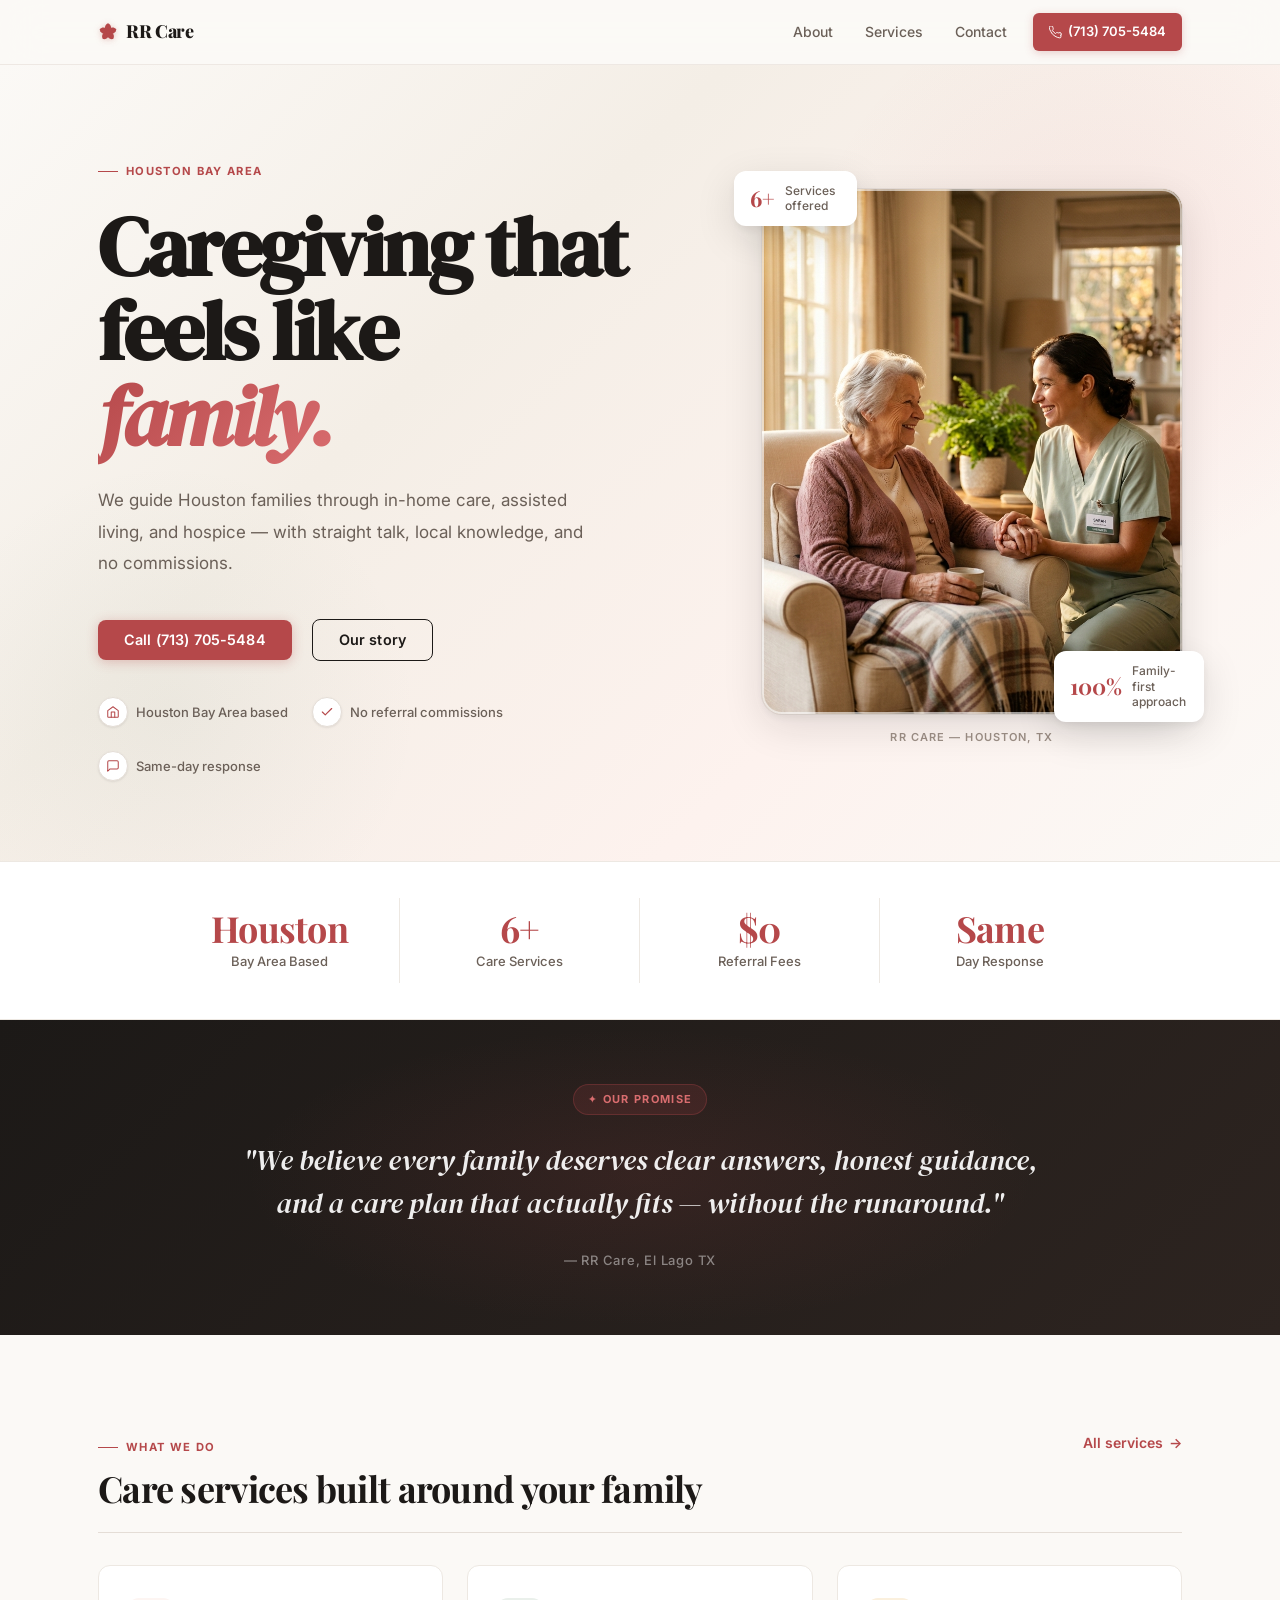
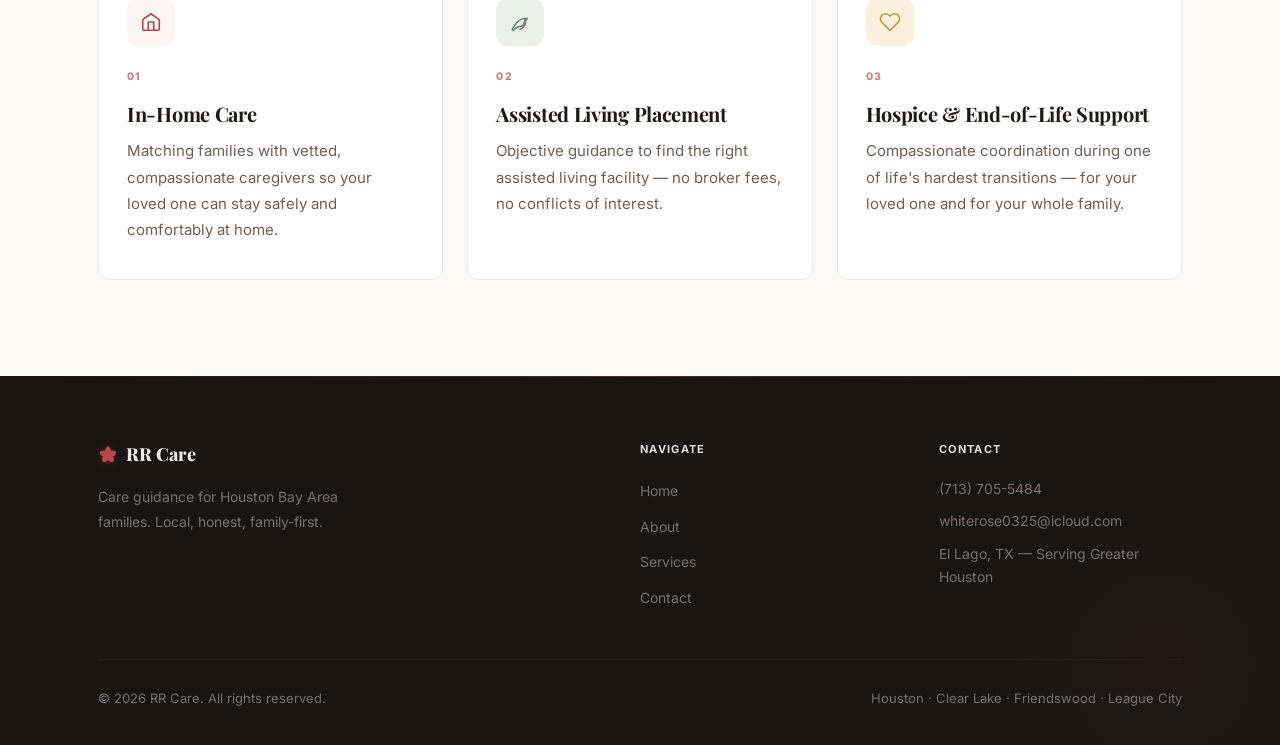
<file: index.html>
<!DOCTYPE html>
<html lang="en">
<head>
  <meta charset="UTF-8" />
  <meta name="viewport" content="width=device-width, initial-scale=1.0" />
  <title>RR Care — Houston Senior Care Specialists</title>
  <meta name="description" content="RR Care connects Houston families with trusted in-home care, assisted living, and hospice support. Family-guided, locally rooted." />
  <meta name="robots" content="index, follow" />
  <link rel="preconnect" href="https://fonts.googleapis.com" />
  <link rel="preconnect" href="https://fonts.gstatic.com" crossorigin />
  <link href="https://fonts.googleapis.com/css2?family=DM+Serif+Display:ital@0;1&family=Playfair+Display:ital,wght@0,700;0,800;1,400;1,700&family=Inter:wght@300;400;500;600;700&display=swap" rel="stylesheet" />
  <link rel="stylesheet" href="style.css" />
  <script type="application/ld+json">
  {
    "@context": "https://schema.org",
    "@type": "LocalBusiness",
    "name": "RR Care",
    "description": "Senior care guidance for Houston Bay Area families.",
    "telephone": "+17137055484",
    "email": "whiterose0325@icloud.com",
    "address": {
      "@type": "PostalAddress",
      "addressLocality": "El Lago",
      "addressRegion": "TX",
      "addressCountry": "US"
    },
    "areaServed": "Greater Houston"
  }
  </script>
</head>
<body>
<!-- Rose brand mark -->
<svg style="display:none" aria-hidden="true">
  <symbol id="rose-mark" viewBox="0 0 32 32">
    <!-- 5 outer petals -->
    <path fill="currentColor" d="M14.5 15.5C10 12 9.5 5 16 2C22.5 5 22 12 17.5 15.5Z"/>
    <path fill="currentColor" d="M14.5 15.5C10 12 9.5 5 16 2C22.5 5 22 12 17.5 15.5Z" transform="rotate(72 16 16)"/>
    <path fill="currentColor" d="M14.5 15.5C10 12 9.5 5 16 2C22.5 5 22 12 17.5 15.5Z" transform="rotate(144 16 16)"/>
    <path fill="currentColor" d="M14.5 15.5C10 12 9.5 5 16 2C22.5 5 22 12 17.5 15.5Z" transform="rotate(216 16 16)"/>
    <path fill="currentColor" d="M14.5 15.5C10 12 9.5 5 16 2C22.5 5 22 12 17.5 15.5Z" transform="rotate(288 16 16)"/>
    <!-- 5 inner petals, offset 36° -->
    <path fill="currentColor" opacity="0.65" d="M15.2 14.8C13 13 12.5 10 16 9C19.5 10 19 13 16.8 14.8Z" transform="rotate(36 16 16)"/>
    <path fill="currentColor" opacity="0.65" d="M15.2 14.8C13 13 12.5 10 16 9C19.5 10 19 13 16.8 14.8Z" transform="rotate(108 16 16)"/>
    <path fill="currentColor" opacity="0.65" d="M15.2 14.8C13 13 12.5 10 16 9C19.5 10 19 13 16.8 14.8Z" transform="rotate(180 16 16)"/>
    <path fill="currentColor" opacity="0.65" d="M15.2 14.8C13 13 12.5 10 16 9C19.5 10 19 13 16.8 14.8Z" transform="rotate(252 16 16)"/>
    <path fill="currentColor" opacity="0.65" d="M15.2 14.8C13 13 12.5 10 16 9C19.5 10 19 13 16.8 14.8Z" transform="rotate(324 16 16)"/>
    <!-- Center -->
    <circle cx="16" cy="16" r="2.5" fill="currentColor"/>
  </symbol>
  <symbol id="icon-home" viewBox="0 0 24 24" fill="none" stroke="currentColor" stroke-width="1.75" stroke-linecap="round" stroke-linejoin="round">
    <path d="M3 9.5L12 3l9 6.5V20a1 1 0 01-1 1H4a1 1 0 01-1-1V9.5z"/><path d="M9 21V12h6v9"/>
  </symbol>
  <symbol id="icon-check" viewBox="0 0 24 24" fill="none" stroke="currentColor" stroke-width="2" stroke-linecap="round" stroke-linejoin="round">
    <polyline points="20 6 9 17 4 12"/>
  </symbol>
  <symbol id="icon-chat" viewBox="0 0 24 24" fill="none" stroke="currentColor" stroke-width="1.75" stroke-linecap="round" stroke-linejoin="round">
    <path d="M21 15a2 2 0 01-2 2H7l-4 4V5a2 2 0 012-2h14a2 2 0 012 2z"/>
  </symbol>
  <symbol id="icon-phone" viewBox="0 0 24 24" fill="none" stroke="currentColor" stroke-width="1.75" stroke-linecap="round" stroke-linejoin="round">
    <path d="M22 16.92v3a2 2 0 01-2.18 2 19.79 19.79 0 01-8.63-3.07A19.5 19.5 0 013.09 9.98 19.79 19.79 0 01.07 1.41 2 2 0 012.06.03h3a2 2 0 012 1.72 12.84 12.84 0 00.7 2.81 2 2 0 01-.45 2.11L6.09 7.91a16 16 0 006 6l1.27-1.27a2 2 0 012.11-.45 12.84 12.84 0 002.81.7A2 2 0 0122 16.92z"/>
  </symbol>
  <symbol id="icon-leaf" viewBox="0 0 24 24" fill="none" stroke="currentColor" stroke-width="1.75" stroke-linecap="round" stroke-linejoin="round">
    <path d="M17 8C8 10 5.9 16.17 3.82 19.34a1 1 0 001.64 1.15C7 19 9 17 11 17c4 0 6-3 6-7 0 0 1-2 3-2-1 2-2 3-2 5 0 3-3 6-6 7"/>
  </symbol>
  <symbol id="icon-heart" viewBox="0 0 24 24" fill="none" stroke="currentColor" stroke-width="1.75" stroke-linecap="round" stroke-linejoin="round">
    <path d="M20.84 4.61a5.5 5.5 0 00-7.78 0L12 5.67l-1.06-1.06a5.5 5.5 0 00-7.78 7.78l1.06 1.06L12 21.23l7.78-7.78 1.06-1.06a5.5 5.5 0 000-7.78z"/>
  </symbol>
</svg>

  <nav class="nav" id="mainNav">
    <div class="container">
      <div class="nav__row">
        <a href="index.html" class="nav__logo">
          <svg class="rose-icon" aria-hidden="true"><use href="#rose-mark"/></svg>RR Care
        </a>
        <div class="nav__links">
          <a href="about.html" class="nav__link">About</a>
          <a href="services.html" class="nav__link">Services</a>
          <a href="contact.html" class="nav__link">Contact</a>
          <a href="tel:+17137055484" class="nav__phone">
            <svg width="13" height="13" aria-hidden="true"><use href="#icon-phone"/></svg>
            (713) 705-5484
          </a>
        </div>
        <button class="nav__toggle" id="menuBtn" aria-label="Open menu" aria-expanded="false">
          <span></span><span></span><span></span>
        </button>
      </div>
      <div class="nav__mobile" id="mobileMenu">
        <a href="about.html" class="nav__mobile-link">About</a>
        <a href="services.html" class="nav__mobile-link">Services</a>
        <a href="contact.html" class="nav__mobile-link">Contact</a>
        <a href="tel:+17137055484" class="nav__mobile-link">(713) 705-5484</a>
      </div>
    </div>
  </nav>

  <main>

    <section class="hero">
      <div class="container">
        <div class="hero__layout">

          <div class="hero__content">
            <p class="eyebrow hero__eyebrow">Houston Bay Area</p>
            <h1 class="hero__h1">Caregiving that feels like <em>family.</em></h1>
            <p class="hero__sub">We guide Houston families through in-home care, assisted living, and hospice — with straight talk, local knowledge, and no commissions.</p>
            <div class="hero__actions">
              <a href="tel:+17137055484" class="btn btn-primary">Call (713) 705-5484</a>
              <a href="about.html" class="btn btn-outline">Our story</a>
            </div>
            <div class="hero__trust">
              <div class="trust-badge">
                <div class="trust-badge__icon"><svg width="14" height="14" aria-hidden="true"><use href="#icon-home"/></svg></div>
                <span>Houston Bay Area based</span>
              </div>
              <div class="trust-badge">
                <div class="trust-badge__icon"><svg width="14" height="14" aria-hidden="true"><use href="#icon-check"/></svg></div>
                <span>No referral commissions</span>
              </div>
              <div class="trust-badge">
                <div class="trust-badge__icon"><svg width="14" height="14" aria-hidden="true"><use href="#icon-chat"/></svg></div>
                <span>Same-day response</span>
              </div>
            </div>
          </div>

          <div class="hero__frame-wrap">
            <!-- Floating stat chips -->
            <div class="hero__stat hero__stat--1" aria-hidden="true">
              <span class="hero__stat__num">6+</span>
              <span class="hero__stat__label">Services offered</span>
            </div>
            <div class="hero__stat hero__stat--2" aria-hidden="true">
              <span class="hero__stat__num">100%</span>
              <span class="hero__stat__label">Family-first approach</span>
            </div>
            <div class="photo-frame">
              <div class="photo-frame__inner">
                <img src="hero-care.jpg" alt="Compassionate caregiver with elderly client in warm Houston home" />
              </div>
            </div>
            <p class="photo-frame__caption">RR Care &mdash; Houston, TX</p>
          </div>

        </div>
      </div>
    </section>

    <!-- Stats bar -->
    <div class="stats-bar" data-reveal>
      <div class="container">
        <div class="stats-bar__inner">
          <div class="stat-item">
            <div class="stat-item__num">Houston</div>
            <div class="stat-item__label">Bay Area Based</div>
          </div>
          <div class="stat-item">
            <div class="stat-item__num">6+</div>
            <div class="stat-item__label">Care Services</div>
          </div>
          <div class="stat-item">
            <div class="stat-item__num">$0</div>
            <div class="stat-item__label">Referral Fees</div>
          </div>
          <div class="stat-item">
            <div class="stat-item__num">Same</div>
            <div class="stat-item__label">Day Response</div>
          </div>
        </div>
      </div>
    </div>

    <!-- Mission strip -->
    <section class="mission" data-reveal>
      <div class="container">
        <div class="mission__inner">
          <span class="mission__badge">✦ Our Promise</span>
          <p class="mission__quote">"We believe every family deserves clear answers, honest guidance, and a care plan that actually fits — without the runaround."</p>
          <span class="mission__author">— RR Care, El Lago TX</span>
        </div>
      </div>
    </section>

    <!-- Services preview -->
    <section class="section">
      <div class="container">
        <div class="svcs-hdr" data-reveal>
          <div>
            <span class="eyebrow" style="margin-bottom:0.75rem; display:flex;">What we do</span>
            <h2 class="svcs-hdr__h2">Care services built around your family</h2>
          </div>
          <a href="services.html" class="btn-ghost">All services</a>
        </div>
        <div class="services-grid">
          <div class="svc-card" data-reveal data-delay="1">
            <div class="svc-card__icon svc-card__icon--rose"><svg width="22" height="22" aria-hidden="true"><use href="#icon-home"/></svg></div>
            <p class="svc-card__num">01</p>
            <h3 class="svc-card__title">In-Home Care</h3>
            <p class="svc-card__desc">Matching families with vetted, compassionate caregivers so your loved one can stay safely and comfortably at home.</p>
          </div>
          <div class="svc-card" data-reveal data-delay="2">
            <div class="svc-card__icon svc-card__icon--sage"><svg width="22" height="22" aria-hidden="true"><use href="#icon-leaf"/></svg></div>
            <p class="svc-card__num">02</p>
            <h3 class="svc-card__title">Assisted Living Placement</h3>
            <p class="svc-card__desc">Objective guidance to find the right assisted living facility — no broker fees, no conflicts of interest.</p>
          </div>
          <div class="svc-card" data-reveal data-delay="3">
            <div class="svc-card__icon svc-card__icon--gold"><svg width="22" height="22" aria-hidden="true"><use href="#icon-heart"/></svg></div>
            <p class="svc-card__num">03</p>
            <h3 class="svc-card__title">Hospice &amp; End-of-Life Support</h3>
            <p class="svc-card__desc">Compassionate coordination during one of life's hardest transitions — for your loved one and for your whole family.</p>
          </div>
        </div>
      </div>
    </section>

  </main>

  <footer class="footer" data-reveal>
    <div class="container">
      <div class="footer__grid">
        <div>
          <div class="footer__brand"><svg class="rose-icon" aria-hidden="true"><use href="#rose-mark"/></svg>RR Care</div>
          <p class="footer__tagline">Care guidance for Houston Bay Area families. Local, honest, family-first.</p>
        </div>
        <div>
          <p class="footer__hd">Navigate</p>
          <ul class="footer__links">
            <li><a href="index.html" class="footer__link">Home</a></li>
            <li><a href="about.html" class="footer__link">About</a></li>
            <li><a href="services.html" class="footer__link">Services</a></li>
            <li><a href="contact.html" class="footer__link">Contact</a></li>
          </ul>
        </div>
        <div>
          <p class="footer__hd">Contact</p>
          <div class="footer__contact">
            <p class="footer__contact-row"><a href="tel:+17137055484">(713) 705-5484</a></p>
            <p class="footer__contact-row"><a href="mailto:whiterose0325@icloud.com">whiterose0325@icloud.com</a></p>
            <p class="footer__contact-row">El Lago, TX &mdash; Serving Greater Houston</p>
          </div>
        </div>
      </div>
      <div class="footer__bottom">
        <p>&copy; <span data-year></span> RR Care. All rights reserved.</p>
        <p>Houston &middot; Clear Lake &middot; Friendswood &middot; League City</p>
      </div>
    </div>
  </footer>

  <script src="main.js"></script>
</body>
</html>
</file>
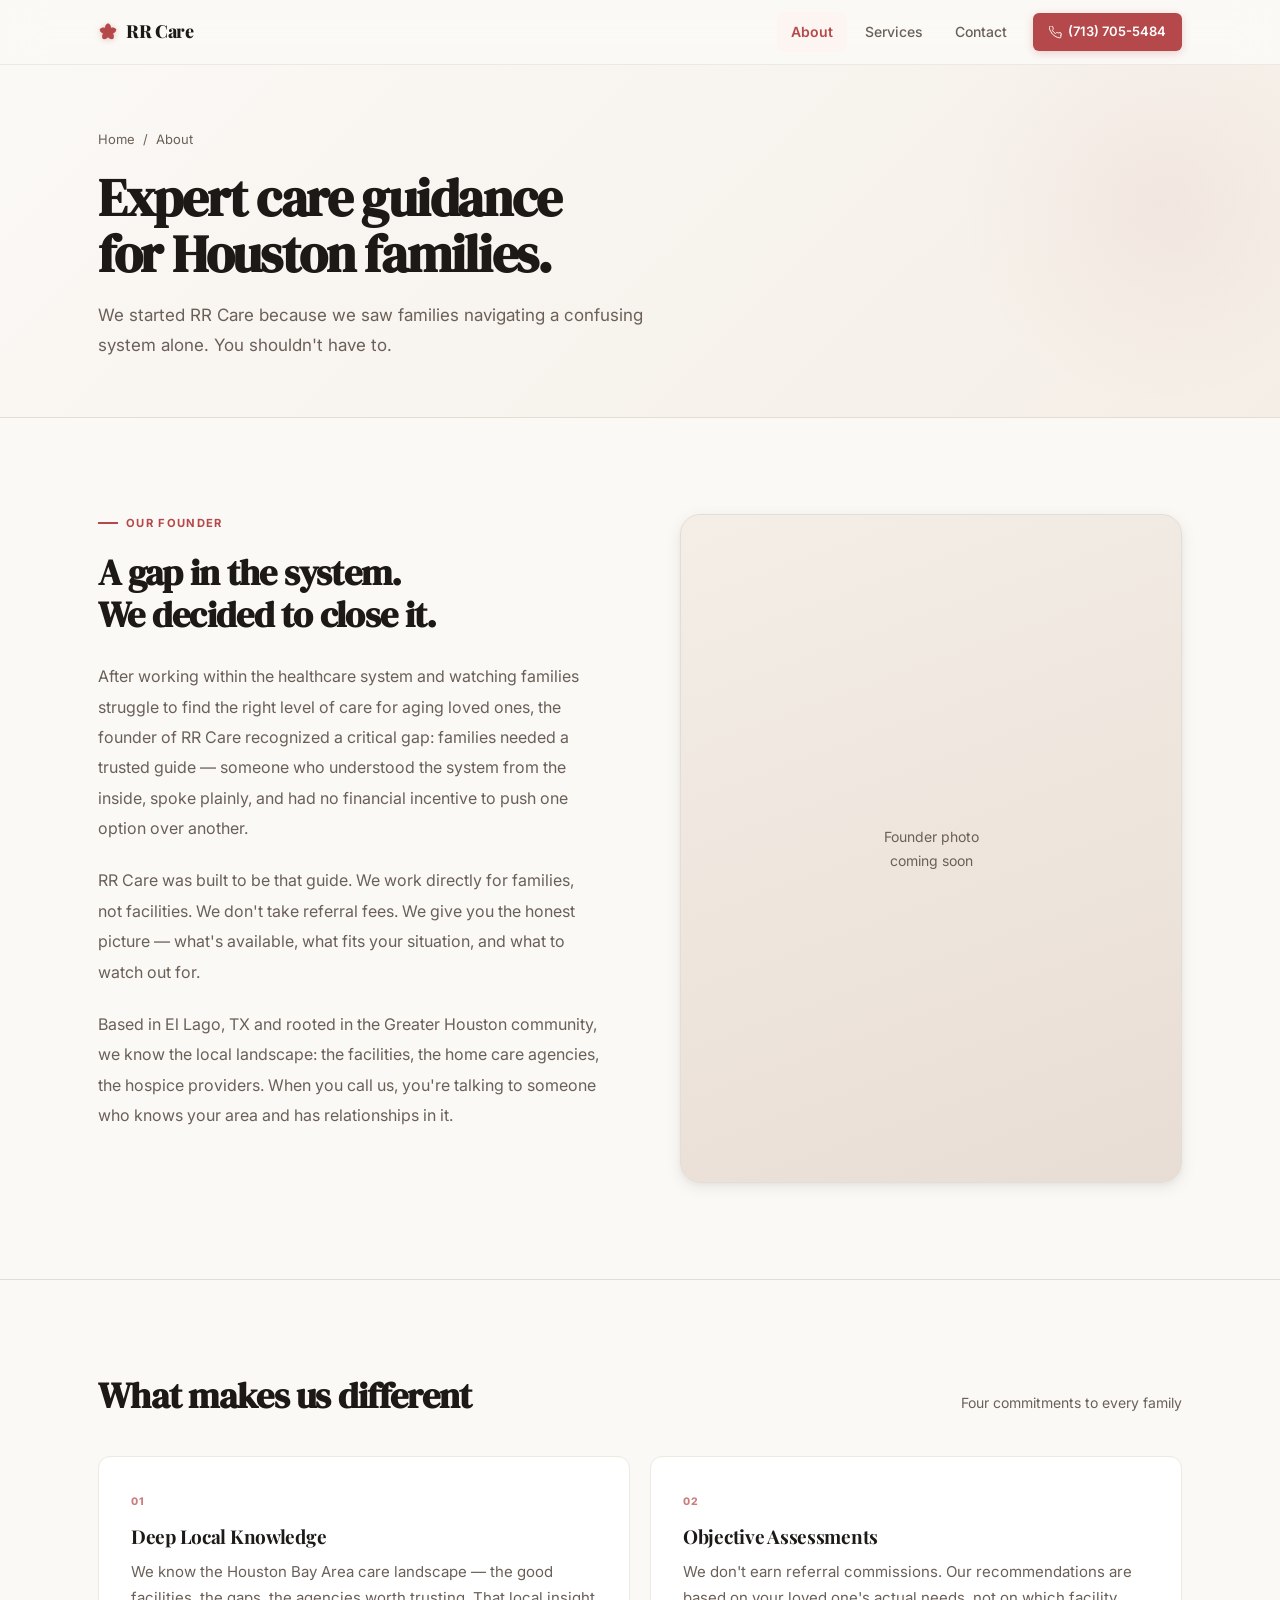
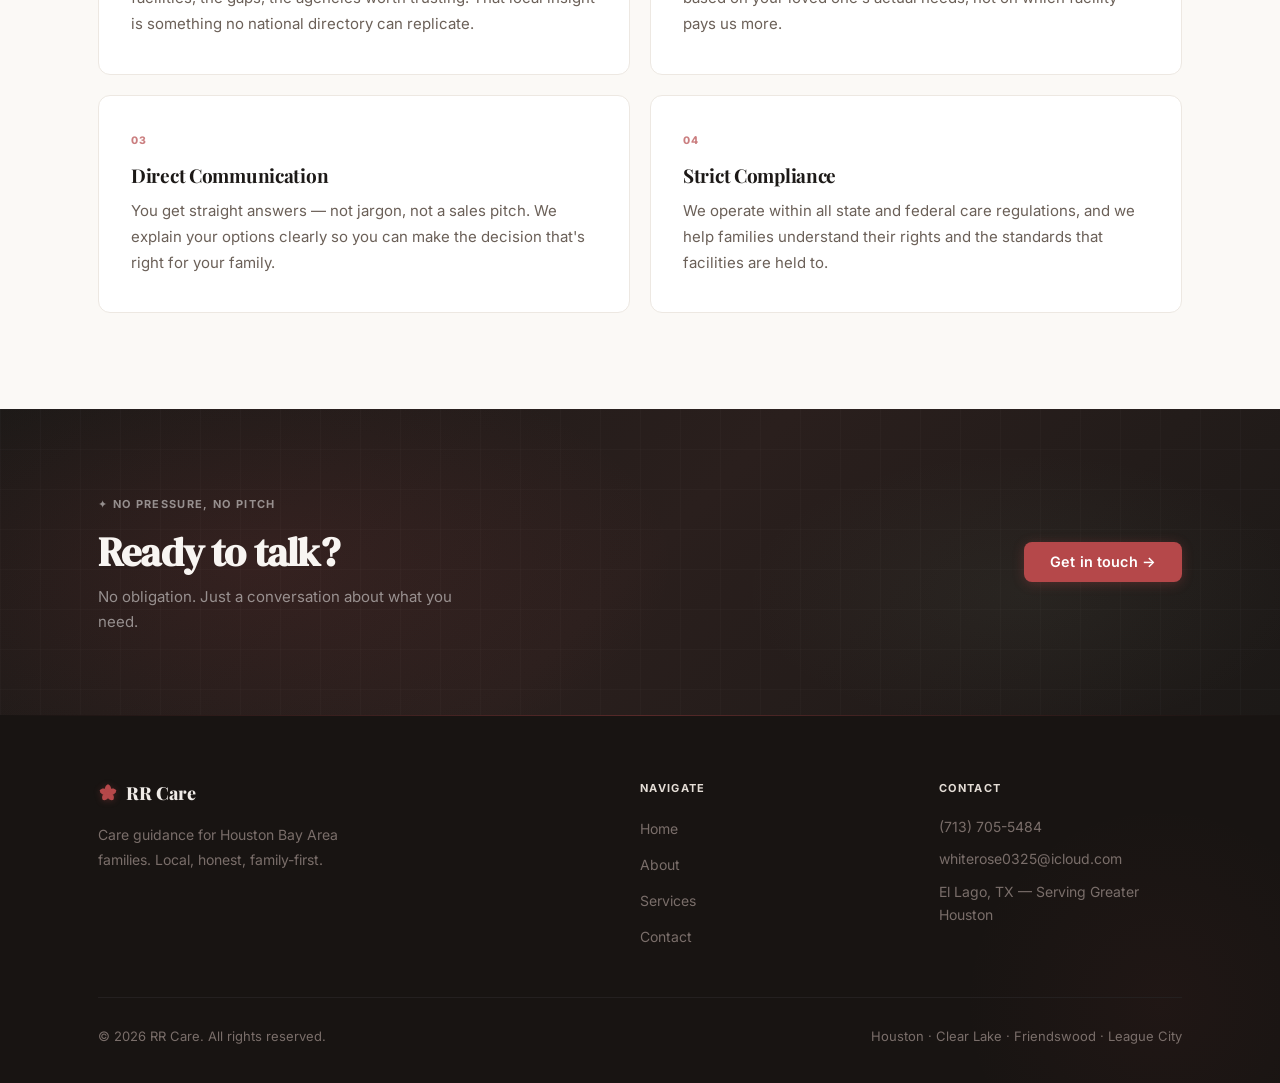
<file: about.html>
<!DOCTYPE html>
<html lang="en">
<head>
  <meta charset="UTF-8" />
  <meta name="viewport" content="width=device-width, initial-scale=1.0" />
  <title>About — RR Care</title>
  <meta name="description" content="Learn about RR Care's mission, our founder's story, and what makes our Houston care guidance different." />
  <link rel="preconnect" href="https://fonts.googleapis.com" />
  <link rel="preconnect" href="https://fonts.gstatic.com" crossorigin />
  <link href="https://fonts.googleapis.com/css2?family=DM+Serif+Display:ital@0;1&family=Playfair+Display:ital,wght@0,700;0,800;1,400;1,700&family=Inter:wght@300;400;500;600;700&display=swap" rel="stylesheet" />
  <link rel="stylesheet" href="style.css" />
</head>
<body>
<svg style="display:none" aria-hidden="true">
  <symbol id="rose-mark" viewBox="0 0 32 32">
    <path fill="currentColor" d="M14.5 15.5C10 12 9.5 5 16 2C22.5 5 22 12 17.5 15.5Z"/>
    <path fill="currentColor" d="M14.5 15.5C10 12 9.5 5 16 2C22.5 5 22 12 17.5 15.5Z" transform="rotate(72 16 16)"/>
    <path fill="currentColor" d="M14.5 15.5C10 12 9.5 5 16 2C22.5 5 22 12 17.5 15.5Z" transform="rotate(144 16 16)"/>
    <path fill="currentColor" d="M14.5 15.5C10 12 9.5 5 16 2C22.5 5 22 12 17.5 15.5Z" transform="rotate(216 16 16)"/>
    <path fill="currentColor" d="M14.5 15.5C10 12 9.5 5 16 2C22.5 5 22 12 17.5 15.5Z" transform="rotate(288 16 16)"/>
    <path fill="currentColor" opacity="0.65" d="M15.2 14.8C13 13 12.5 10 16 9C19.5 10 19 13 16.8 14.8Z" transform="rotate(36 16 16)"/>
    <path fill="currentColor" opacity="0.65" d="M15.2 14.8C13 13 12.5 10 16 9C19.5 10 19 13 16.8 14.8Z" transform="rotate(108 16 16)"/>
    <path fill="currentColor" opacity="0.65" d="M15.2 14.8C13 13 12.5 10 16 9C19.5 10 19 13 16.8 14.8Z" transform="rotate(180 16 16)"/>
    <path fill="currentColor" opacity="0.65" d="M15.2 14.8C13 13 12.5 10 16 9C19.5 10 19 13 16.8 14.8Z" transform="rotate(252 16 16)"/>
    <path fill="currentColor" opacity="0.65" d="M15.2 14.8C13 13 12.5 10 16 9C19.5 10 19 13 16.8 14.8Z" transform="rotate(324 16 16)"/>
    <circle cx="16" cy="16" r="2.5" fill="currentColor"/>
  </symbol>
  <symbol id="icon-phone" viewBox="0 0 24 24" fill="none" stroke="currentColor" stroke-width="1.75" stroke-linecap="round" stroke-linejoin="round">
    <path d="M22 16.92v3a2 2 0 01-2.18 2 19.79 19.79 0 01-8.63-3.07A19.5 19.5 0 013.09 9.98 19.79 19.79 0 01.07 1.41 2 2 0 012.06.03h3a2 2 0 012 1.72 12.84 12.84 0 00.7 2.81 2 2 0 01-.45 2.11L6.09 7.91a16 16 0 006 6l1.27-1.27a2 2 0 012.11-.45 12.84 12.84 0 002.81.7A2 2 0 0122 16.92z"/>
  </symbol>
</svg>

  <nav class="nav" id="mainNav">
    <div class="container">
      <div class="nav__row">
        <a href="index.html" class="nav__logo">
          <svg class="rose-icon" aria-hidden="true"><use href="#rose-mark"/></svg>RR Care
        </a>
        <div class="nav__links">
          <a href="about.html" class="nav__link active">About</a>
          <a href="services.html" class="nav__link">Services</a>
          <a href="contact.html" class="nav__link">Contact</a>
          <a href="tel:+17137055484" class="nav__phone">
            <svg width="13" height="13" aria-hidden="true"><use href="#icon-phone"/></svg>
            (713) 705-5484
          </a>
        </div>
        <button class="nav__toggle" id="menuBtn" aria-label="Open menu" aria-expanded="false">
          <span></span><span></span><span></span>
        </button>
      </div>
      <div class="nav__mobile" id="mobileMenu">
        <a href="about.html" class="nav__mobile-link">About</a>
        <a href="services.html" class="nav__mobile-link">Services</a>
        <a href="contact.html" class="nav__mobile-link">Contact</a>
        <a href="tel:+17137055484" class="nav__mobile-link">(713) 705-5484</a>
      </div>
    </div>
  </nav>

  <main>

    <header class="page-hdr">
      <div class="container">
        <nav class="breadcrumb" aria-label="Breadcrumb">
          <a href="index.html">Home</a>
          <span aria-hidden="true">/</span>
          <span>About</span>
        </nav>
        <h1 class="page-hdr__h1">Expert care guidance for Houston families.</h1>
        <p class="page-hdr__sub">We started RR Care because we saw families navigating a confusing system alone. You shouldn't have to.</p>
      </div>
    </header>

    <section class="section">
      <div class="container">
        <div class="founder-grid">
          <div data-reveal>
            <p class="founder-label">Our founder</p>
            <h2 class="founder-h2">A gap in the system.<br/>We decided to close it.</h2>
            <div class="founder-body">
              <p>After working within the healthcare system and watching families struggle to find the right level of care for aging loved ones, the founder of RR Care recognized a critical gap: families needed a trusted guide — someone who understood the system from the inside, spoke plainly, and had no financial incentive to push one option over another.</p>
              <p>RR Care was built to be that guide. We work directly for families, not facilities. We don't take referral fees. We give you the honest picture — what's available, what fits your situation, and what to watch out for.</p>
              <p>Based in El Lago, TX and rooted in the Greater Houston community, we know the local landscape: the facilities, the home care agencies, the hospice providers. When you call us, you're talking to someone who knows your area and has relationships in it.</p>
            </div>
          </div>
          <div class="founder-img" data-reveal data-delay="1">
            <p>Founder photo<br/>coming soon</p>
          </div>
        </div>
      </div>
    </section>

    <hr class="divider" />

    <section class="section">
      <div class="container">
        <div class="values-hdr" data-reveal>
          <h2>What makes us different</h2>
          <span class="small muted">Four commitments to every family</span>
        </div>
        <div class="values-grid">
          <div class="val-item" data-reveal data-delay="1">
            <p class="val-item__num">01</p>
            <h3 class="val-item__title">Deep Local Knowledge</h3>
            <p class="val-item__desc">We know the Houston Bay Area care landscape — the good facilities, the gaps, the agencies worth trusting. That local insight is something no national directory can replicate.</p>
          </div>
          <div class="val-item" data-reveal data-delay="2">
            <p class="val-item__num">02</p>
            <h3 class="val-item__title">Objective Assessments</h3>
            <p class="val-item__desc">We don't earn referral commissions. Our recommendations are based on your loved one's actual needs, not on which facility pays us more.</p>
          </div>
          <div class="val-item" data-reveal data-delay="1">
            <p class="val-item__num">03</p>
            <h3 class="val-item__title">Direct Communication</h3>
            <p class="val-item__desc">You get straight answers — not jargon, not a sales pitch. We explain your options clearly so you can make the decision that's right for your family.</p>
          </div>
          <div class="val-item" data-reveal data-delay="2">
            <p class="val-item__num">04</p>
            <h3 class="val-item__title">Strict Compliance</h3>
            <p class="val-item__desc">We operate within all state and federal care regulations, and we help families understand their rights and the standards that facilities are held to.</p>
          </div>
        </div>
      </div>
    </section>

    <div class="cta-dark" data-reveal>
      <div class="container">
        <div class="cta-dark__inner">
          <div>
            <p class="cta-dark__badge">✦ No pressure, no pitch</p>
            <h2 class="cta-dark__h2">Ready to talk?</h2>
            <p class="cta-dark__sub">No obligation. Just a conversation about what you need.</p>
          </div>
          <a href="contact.html" class="btn btn-primary">Get in touch →</a>
        </div>
      </div>
    </div>

  </main>

  <footer class="footer" data-reveal>
    <div class="container">
      <div class="footer__grid">
        <div>
          <div class="footer__brand"><svg class="rose-icon" aria-hidden="true"><use href="#rose-mark"/></svg>RR Care</div>
          <p class="footer__tagline">Care guidance for Houston Bay Area families. Local, honest, family-first.</p>
        </div>
        <div>
          <p class="footer__hd">Navigate</p>
          <ul class="footer__links">
            <li><a href="index.html" class="footer__link">Home</a></li>
            <li><a href="about.html" class="footer__link">About</a></li>
            <li><a href="services.html" class="footer__link">Services</a></li>
            <li><a href="contact.html" class="footer__link">Contact</a></li>
          </ul>
        </div>
        <div>
          <p class="footer__hd">Contact</p>
          <div class="footer__contact">
            <p class="footer__contact-row"><a href="tel:+17137055484">(713) 705-5484</a></p>
            <p class="footer__contact-row"><a href="mailto:whiterose0325@icloud.com">whiterose0325@icloud.com</a></p>
            <p class="footer__contact-row">El Lago, TX &mdash; Serving Greater Houston</p>
          </div>
        </div>
      </div>
      <div class="footer__bottom">
        <p>&copy; <span data-year></span> RR Care. All rights reserved.</p>
        <p>Houston &middot; Clear Lake &middot; Friendswood &middot; League City</p>
      </div>
    </div>
  </footer>

  <script src="main.js"></script>
</body>
</html>
</file>
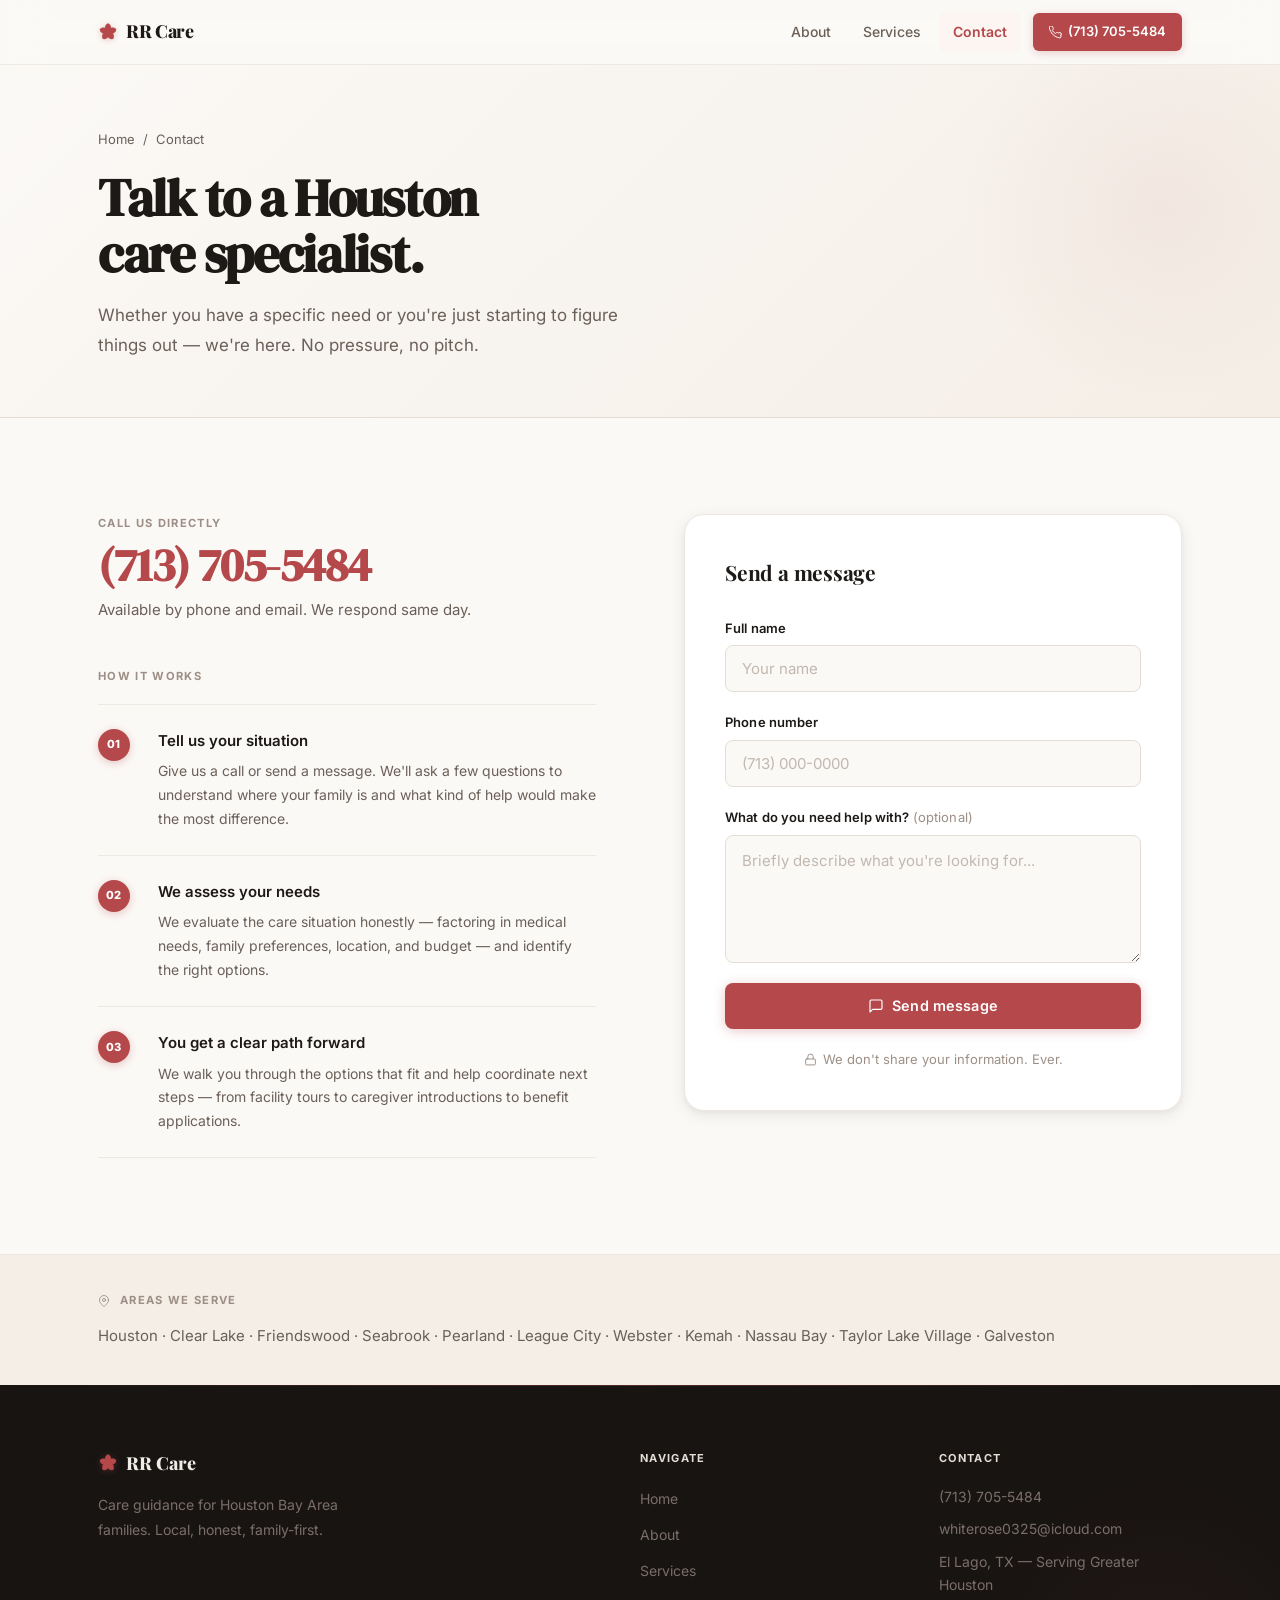
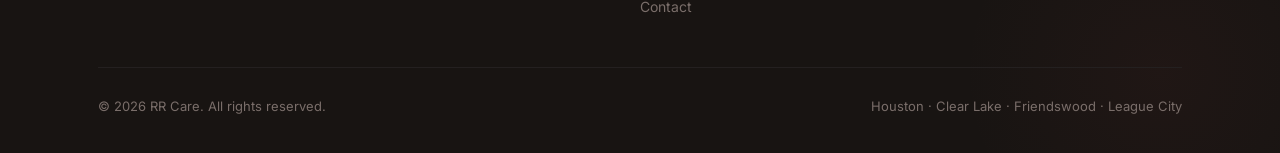
<file: contact.html>
<!DOCTYPE html>
<html lang="en">
<head>
  <meta charset="UTF-8" />
  <meta name="viewport" content="width=device-width, initial-scale=1.0" />
  <title>Contact — RR Care</title>
  <meta name="description" content="Talk to a Houston care specialist. Call or message RR Care to discuss your family's care needs." />
  <link rel="preconnect" href="https://fonts.googleapis.com" />
  <link rel="preconnect" href="https://fonts.gstatic.com" crossorigin />
  <link href="https://fonts.googleapis.com/css2?family=DM+Serif+Display:ital@0;1&family=Playfair+Display:ital,wght@0,700;0,800;1,400;1,700&family=Inter:wght@300;400;500;600;700&display=swap" rel="stylesheet" />
  <link rel="stylesheet" href="style.css" />
</head>
<body>
<svg style="display:none" aria-hidden="true">
  <symbol id="rose-mark" viewBox="0 0 32 32">
    <path fill="currentColor" d="M14.5 15.5C10 12 9.5 5 16 2C22.5 5 22 12 17.5 15.5Z"/>
    <path fill="currentColor" d="M14.5 15.5C10 12 9.5 5 16 2C22.5 5 22 12 17.5 15.5Z" transform="rotate(72 16 16)"/>
    <path fill="currentColor" d="M14.5 15.5C10 12 9.5 5 16 2C22.5 5 22 12 17.5 15.5Z" transform="rotate(144 16 16)"/>
    <path fill="currentColor" d="M14.5 15.5C10 12 9.5 5 16 2C22.5 5 22 12 17.5 15.5Z" transform="rotate(216 16 16)"/>
    <path fill="currentColor" d="M14.5 15.5C10 12 9.5 5 16 2C22.5 5 22 12 17.5 15.5Z" transform="rotate(288 16 16)"/>
    <path fill="currentColor" opacity="0.65" d="M15.2 14.8C13 13 12.5 10 16 9C19.5 10 19 13 16.8 14.8Z" transform="rotate(36 16 16)"/>
    <path fill="currentColor" opacity="0.65" d="M15.2 14.8C13 13 12.5 10 16 9C19.5 10 19 13 16.8 14.8Z" transform="rotate(108 16 16)"/>
    <path fill="currentColor" opacity="0.65" d="M15.2 14.8C13 13 12.5 10 16 9C19.5 10 19 13 16.8 14.8Z" transform="rotate(180 16 16)"/>
    <path fill="currentColor" opacity="0.65" d="M15.2 14.8C13 13 12.5 10 16 9C19.5 10 19 13 16.8 14.8Z" transform="rotate(252 16 16)"/>
    <path fill="currentColor" opacity="0.65" d="M15.2 14.8C13 13 12.5 10 16 9C19.5 10 19 13 16.8 14.8Z" transform="rotate(324 16 16)"/>
    <circle cx="16" cy="16" r="2.5" fill="currentColor"/>
  </symbol>
  <symbol id="icon-phone" viewBox="0 0 24 24" fill="none" stroke="currentColor" stroke-width="1.75" stroke-linecap="round" stroke-linejoin="round">
    <path d="M22 16.92v3a2 2 0 01-2.18 2 19.79 19.79 0 01-8.63-3.07A19.5 19.5 0 013.09 9.98 19.79 19.79 0 01.07 1.41 2 2 0 012.06.03h3a2 2 0 012 1.72 12.84 12.84 0 00.7 2.81 2 2 0 01-.45 2.11L6.09 7.91a16 16 0 006 6l1.27-1.27a2 2 0 012.11-.45 12.84 12.84 0 002.81.7A2 2 0 0122 16.92z"/>
  </symbol>
  <symbol id="icon-mail" viewBox="0 0 24 24" fill="none" stroke="currentColor" stroke-width="1.75" stroke-linecap="round" stroke-linejoin="round">
    <path d="M4 4h16c1.1 0 2 .9 2 2v12c0 1.1-.9 2-2 2H4c-1.1 0-2-.9-2-2V6c0-1.1.9-2 2-2z"/><polyline points="22,6 12,13 2,6"/>
  </symbol>
  <symbol id="icon-map" viewBox="0 0 24 24" fill="none" stroke="currentColor" stroke-width="1.75" stroke-linecap="round" stroke-linejoin="round">
    <path d="M21 10c0 7-9 13-9 13S3 17 3 10a9 9 0 0118 0z"/><circle cx="12" cy="10" r="3"/>
  </symbol>
  <symbol id="icon-lock" viewBox="0 0 24 24" fill="none" stroke="currentColor" stroke-width="1.75" stroke-linecap="round" stroke-linejoin="round">
    <rect x="3" y="11" width="18" height="11" rx="2" ry="2"/><path d="M7 11V7a5 5 0 0110 0v4"/>
  </symbol>
  <symbol id="icon-check" viewBox="0 0 24 24" fill="none" stroke="currentColor" stroke-width="2" stroke-linecap="round" stroke-linejoin="round">
    <polyline points="20 6 9 17 4 12"/>
  </symbol>
  <symbol id="icon-chat" viewBox="0 0 24 24" fill="none" stroke="currentColor" stroke-width="1.75" stroke-linecap="round" stroke-linejoin="round">
    <path d="M21 15a2 2 0 01-2 2H7l-4 4V5a2 2 0 012-2h14a2 2 0 012 2z"/>
  </symbol>
  <symbol id="icon-star" viewBox="0 0 24 24" fill="none" stroke="currentColor" stroke-width="1.75" stroke-linecap="round" stroke-linejoin="round">
    <polygon points="12 2 15.09 8.26 22 9.27 17 14.14 18.18 21.02 12 17.77 5.82 21.02 7 14.14 2 9.27 8.91 8.26 12 2"/>
  </symbol>
</svg>

  <nav class="nav" id="mainNav">
    <div class="container">
      <div class="nav__row">
        <a href="index.html" class="nav__logo">
          <svg class="rose-icon" aria-hidden="true"><use href="#rose-mark"/></svg>RR Care
        </a>
        <div class="nav__links">
          <a href="about.html" class="nav__link">About</a>
          <a href="services.html" class="nav__link">Services</a>
          <a href="contact.html" class="nav__link active">Contact</a>
          <a href="tel:+17137055484" class="nav__phone">
            <svg width="13" height="13" aria-hidden="true"><use href="#icon-phone"/></svg>
            (713) 705-5484
          </a>
        </div>
        <button class="nav__toggle" id="menuBtn" aria-label="Open menu" aria-expanded="false">
          <span></span><span></span><span></span>
        </button>
      </div>
      <div class="nav__mobile" id="mobileMenu">
        <a href="about.html" class="nav__mobile-link">About</a>
        <a href="services.html" class="nav__mobile-link">Services</a>
        <a href="contact.html" class="nav__mobile-link">Contact</a>
        <a href="tel:+17137055484" class="nav__mobile-link">(713) 705-5484</a>
      </div>
    </div>
  </nav>

  <main>

    <header class="page-hdr">
      <div class="container">
        <nav class="breadcrumb" aria-label="Breadcrumb">
          <a href="index.html">Home</a>
          <span aria-hidden="true">/</span>
          <span>Contact</span>
        </nav>
        <h1 class="page-hdr__h1">Talk to a Houston care specialist.</h1>
        <p class="page-hdr__sub">Whether you have a specific need or you're just starting to figure things out — we're here. No pressure, no pitch.</p>
      </div>
    </header>

    <section class="section">
      <div class="container">
        <div class="contact-layout">

          <div data-reveal>
            <p class="contact-label">Call us directly</p>
            <div class="contact-phone">
              <a href="tel:+17137055484">(713) 705-5484</a>
            </div>
            <p class="contact-avail">Available by phone and email. We respond same day.</p>

            <p class="contact-label" style="margin-bottom:1.125rem;">How it works</p>
            <div class="steps">
              <div class="step">
                <span class="step__num">01</span>
                <div>
                  <p class="step__title">Tell us your situation</p>
                  <p class="step__desc">Give us a call or send a message. We'll ask a few questions to understand where your family is and what kind of help would make the most difference.</p>
                </div>
              </div>
              <div class="step">
                <span class="step__num">02</span>
                <div>
                  <p class="step__title">We assess your needs</p>
                  <p class="step__desc">We evaluate the care situation honestly — factoring in medical needs, family preferences, location, and budget — and identify the right options.</p>
                </div>
              </div>
              <div class="step">
                <span class="step__num">03</span>
                <div>
                  <p class="step__title">You get a clear path forward</p>
                  <p class="step__desc">We walk you through the options that fit and help coordinate next steps — from facility tours to caregiver introductions to benefit applications.</p>
                </div>
              </div>
            </div>
          </div>

          <div data-reveal data-delay="1">
            <div class="form-panel">
              <p class="form-section-label">Send a message</p>

              <div id="formSuccess" class="form-success" role="alert">
                <p class="form-success__title">Message received.</p>
                <p class="muted small">We'll be in touch soon. Or call us directly at <a href="tel:+17137055484" style="font-weight:600;">(713) 705-5484</a>.</p>
              </div>

              <form class="contact-form" id="contactForm" novalidate>
                <div class="field">
                  <label class="label" for="name">Full name</label>
                  <input class="input" type="text" id="name" name="name" placeholder="Your name" required />
                </div>
                <div class="field">
                  <label class="label" for="phone">Phone number</label>
                  <input class="input" type="tel" id="phone" name="phone" placeholder="(713) 000-0000" required />
                </div>
                <div class="field">
                  <label class="label" for="message">What do you need help with? <span class="label-opt">(optional)</span></label>
                  <textarea class="textarea" id="message" name="message" placeholder="Briefly describe what you're looking for..."></textarea>
                </div>
                <button type="submit" class="btn btn-primary btn-submit">
                  <svg width="16" height="16" aria-hidden="true"><use href="#icon-chat"/></svg>
                  Send message
                </button>
                <p class="form-note">
                  <svg width="13" height="13" aria-hidden="true"><use href="#icon-lock"/></svg>
                  We don't share your information. Ever.
                </p>
              </form>
            </div>
          </div>

        </div>
      </div>
    </section>

    <div class="areas" data-reveal>
      <div class="container">
        <p class="areas__label">
          <svg width="12" height="12" style="display:inline-block;vertical-align:middle;margin-right:0.35rem;" aria-hidden="true"><use href="#icon-map"/></svg>
          Areas we serve
        </p>
        <p class="areas__list">Houston &middot; Clear Lake &middot; Friendswood &middot; Seabrook &middot; Pearland &middot; League City &middot; Webster &middot; Kemah &middot; Nassau Bay &middot; Taylor Lake Village &middot; Galveston</p>
      </div>
    </div>

  </main>

  <footer class="footer" data-reveal>
    <div class="container">
      <div class="footer__grid">
        <div>
          <div class="footer__brand"><svg class="rose-icon" aria-hidden="true"><use href="#rose-mark"/></svg>RR Care</div>
          <p class="footer__tagline">Care guidance for Houston Bay Area families. Local, honest, family-first.</p>
        </div>
        <div>
          <p class="footer__hd">Navigate</p>
          <ul class="footer__links">
            <li><a href="index.html" class="footer__link">Home</a></li>
            <li><a href="about.html" class="footer__link">About</a></li>
            <li><a href="services.html" class="footer__link">Services</a></li>
            <li><a href="contact.html" class="footer__link">Contact</a></li>
          </ul>
        </div>
        <div>
          <p class="footer__hd">Contact</p>
          <div class="footer__contact">
            <p class="footer__contact-row"><a href="tel:+17137055484">(713) 705-5484</a></p>
            <p class="footer__contact-row"><a href="mailto:whiterose0325@icloud.com">whiterose0325@icloud.com</a></p>
            <p class="footer__contact-row">El Lago, TX &mdash; Serving Greater Houston</p>
          </div>
        </div>
      </div>
      <div class="footer__bottom">
        <p>&copy; <span data-year></span> RR Care. All rights reserved.</p>
        <p>Houston &middot; Clear Lake &middot; Friendswood &middot; League City</p>
      </div>
    </div>
  </footer>

  <script src="main.js"></script>
</body>
</html>
</file>
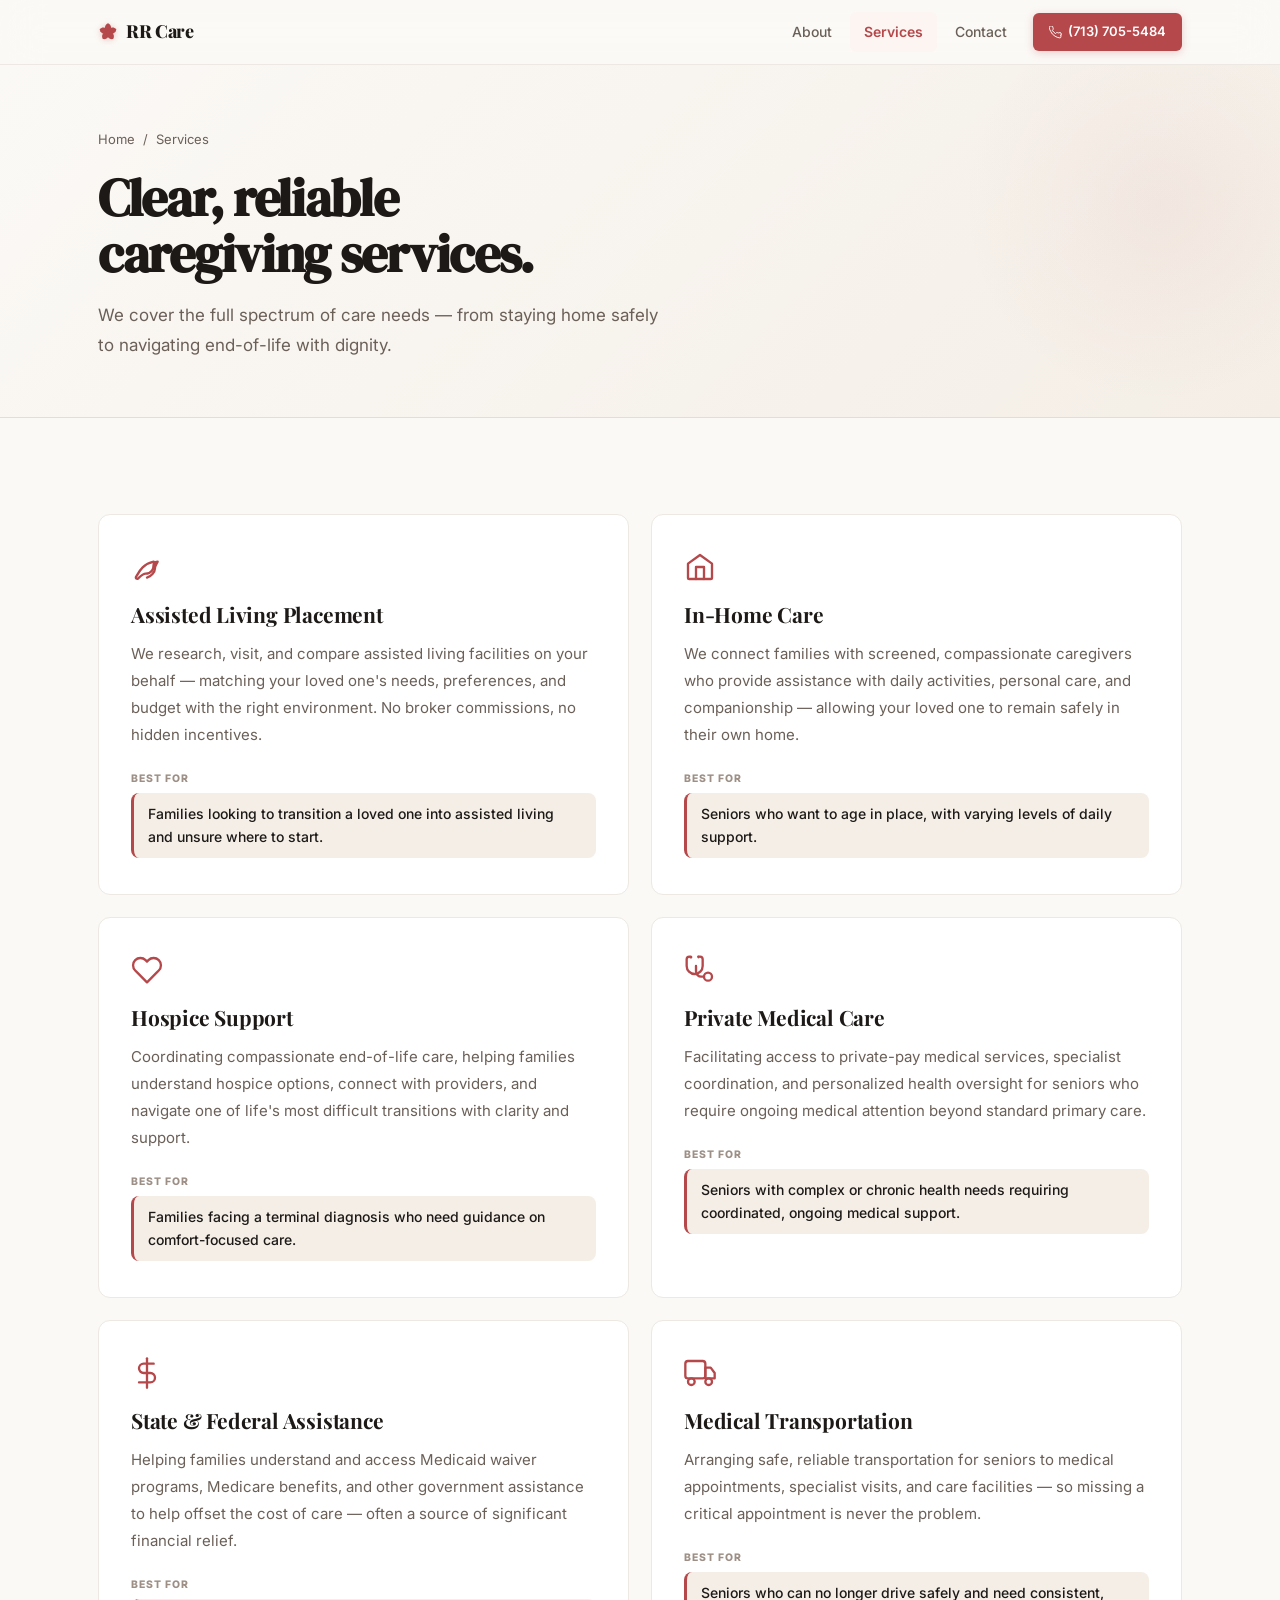
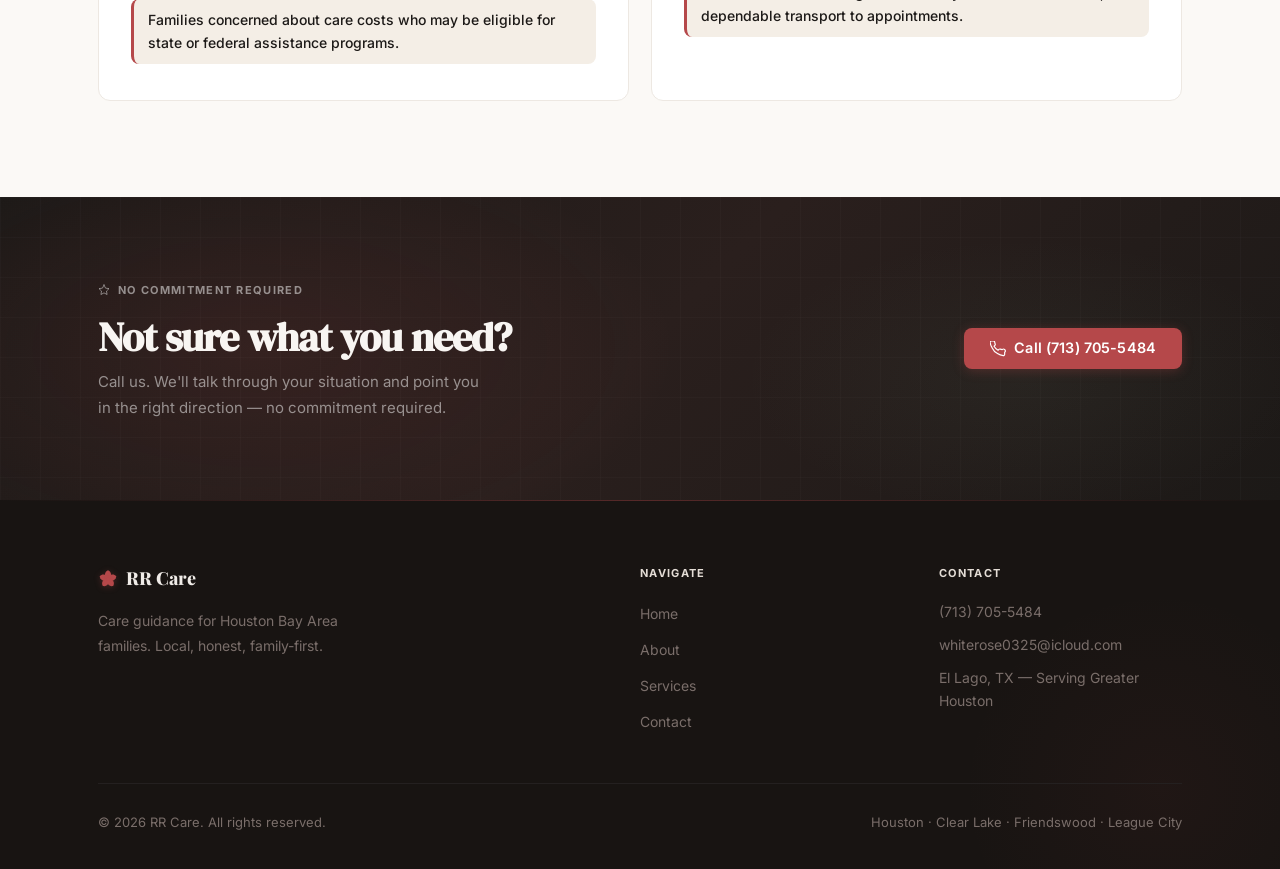
<file: services.html>
<!DOCTYPE html>
<html lang="en">
<head>
  <meta charset="UTF-8" />
  <meta name="viewport" content="width=device-width, initial-scale=1.0" />
  <title>Services — RR Care</title>
  <meta name="description" content="RR Care offers in-home care, assisted living placement, hospice support, private medical care, Medicaid/Medicare assistance, and medical transportation in Houston." />
  <link rel="preconnect" href="https://fonts.googleapis.com" />
  <link rel="preconnect" href="https://fonts.gstatic.com" crossorigin />
  <link href="https://fonts.googleapis.com/css2?family=DM+Serif+Display:ital@0;1&family=Playfair+Display:ital,wght@0,700;0,800;1,400;1,700&family=Inter:wght@300;400;500;600;700&display=swap" rel="stylesheet" />
  <link rel="stylesheet" href="style.css" />
</head>
<body>
<svg style="display:none" aria-hidden="true">
  <symbol id="rose-mark" viewBox="0 0 32 32">
    <path fill="currentColor" d="M14.5 15.5C10 12 9.5 5 16 2C22.5 5 22 12 17.5 15.5Z"/>
    <path fill="currentColor" d="M14.5 15.5C10 12 9.5 5 16 2C22.5 5 22 12 17.5 15.5Z" transform="rotate(72 16 16)"/>
    <path fill="currentColor" d="M14.5 15.5C10 12 9.5 5 16 2C22.5 5 22 12 17.5 15.5Z" transform="rotate(144 16 16)"/>
    <path fill="currentColor" d="M14.5 15.5C10 12 9.5 5 16 2C22.5 5 22 12 17.5 15.5Z" transform="rotate(216 16 16)"/>
    <path fill="currentColor" d="M14.5 15.5C10 12 9.5 5 16 2C22.5 5 22 12 17.5 15.5Z" transform="rotate(288 16 16)"/>
    <path fill="currentColor" opacity="0.65" d="M15.2 14.8C13 13 12.5 10 16 9C19.5 10 19 13 16.8 14.8Z" transform="rotate(36 16 16)"/>
    <path fill="currentColor" opacity="0.65" d="M15.2 14.8C13 13 12.5 10 16 9C19.5 10 19 13 16.8 14.8Z" transform="rotate(108 16 16)"/>
    <path fill="currentColor" opacity="0.65" d="M15.2 14.8C13 13 12.5 10 16 9C19.5 10 19 13 16.8 14.8Z" transform="rotate(180 16 16)"/>
    <path fill="currentColor" opacity="0.65" d="M15.2 14.8C13 13 12.5 10 16 9C19.5 10 19 13 16.8 14.8Z" transform="rotate(252 16 16)"/>
    <path fill="currentColor" opacity="0.65" d="M15.2 14.8C13 13 12.5 10 16 9C19.5 10 19 13 16.8 14.8Z" transform="rotate(324 16 16)"/>
    <circle cx="16" cy="16" r="2.5" fill="currentColor"/>
  </symbol>
  <!-- Inline SVG icon symbols -->
  <symbol id="icon-home" viewBox="0 0 24 24" fill="none" stroke="currentColor" stroke-width="1.75" stroke-linecap="round" stroke-linejoin="round">
    <path d="M3 9.5L12 3l9 6.5V20a1 1 0 01-1 1H4a1 1 0 01-1-1V9.5z"/><path d="M9 21V12h6v9"/>
  </symbol>
  <symbol id="icon-leaf" viewBox="0 0 24 24" fill="none" stroke="currentColor" stroke-width="1.75" stroke-linecap="round" stroke-linejoin="round">
    <path d="M17 8C8 10 5.9 16.17 3.82 19.34a1 1 0 001.64 1.15C7 19 9 17 11 17c4 0 6-3 6-7 0 0 1-2 3-2-1 2-2 3-2 5 0 3-3 6-6 7"/>
  </symbol>
  <symbol id="icon-heart" viewBox="0 0 24 24" fill="none" stroke="currentColor" stroke-width="1.75" stroke-linecap="round" stroke-linejoin="round">
    <path d="M20.84 4.61a5.5 5.5 0 00-7.78 0L12 5.67l-1.06-1.06a5.5 5.5 0 00-7.78 7.78l1.06 1.06L12 21.23l7.78-7.78 1.06-1.06a5.5 5.5 0 000-7.78z"/>
  </symbol>
  <symbol id="icon-shield" viewBox="0 0 24 24" fill="none" stroke="currentColor" stroke-width="1.75" stroke-linecap="round" stroke-linejoin="round">
    <path d="M12 22s8-4 8-10V5l-8-3-8 3v7c0 6 8 10 8 10z"/>
  </symbol>
  <symbol id="icon-stethoscope" viewBox="0 0 24 24" fill="none" stroke="currentColor" stroke-width="1.75" stroke-linecap="round" stroke-linejoin="round">
    <path d="M4.8 2.3A.3.3 0 105 2H4a2 2 0 00-2 2v5a6 6 0 006 6v0a6 6 0 006-6V4a2 2 0 00-2-2h-1a.2.2 0 100 .3"/><circle cx="18" cy="17" r="3"/>
    <path d="M15 17h-2a4 4 0 01-4-4V9"/>
  </symbol>
  <symbol id="icon-dollar" viewBox="0 0 24 24" fill="none" stroke="currentColor" stroke-width="1.75" stroke-linecap="round" stroke-linejoin="round">
    <line x1="12" y1="1" x2="12" y2="23"/><path d="M17 5H9.5a3.5 3.5 0 000 7h5a3.5 3.5 0 010 7H6"/>
  </symbol>
  <symbol id="icon-car" viewBox="0 0 24 24" fill="none" stroke="currentColor" stroke-width="1.75" stroke-linecap="round" stroke-linejoin="round">
    <rect x="1" y="3" width="15" height="13" rx="2"/><path d="M16 8h4l3 4v4h-7V8z"/><circle cx="5.5" cy="18.5" r="2.5"/><circle cx="18.5" cy="18.5" r="2.5"/>
  </symbol>
  <symbol id="icon-phone" viewBox="0 0 24 24" fill="none" stroke="currentColor" stroke-width="1.75" stroke-linecap="round" stroke-linejoin="round">
    <path d="M22 16.92v3a2 2 0 01-2.18 2 19.79 19.79 0 01-8.63-3.07A19.5 19.5 0 013.09 9.98 19.79 19.79 0 01.07 1.41 2 2 0 012.06.03h3a2 2 0 012 1.72 12.84 12.84 0 00.7 2.81 2 2 0 01-.45 2.11L6.09 7.91a16 16 0 006 6l1.27-1.27a2 2 0 012.11-.45 12.84 12.84 0 002.81.7A2 2 0 0122 16.92z"/>
  </symbol>
  <symbol id="icon-check" viewBox="0 0 24 24" fill="none" stroke="currentColor" stroke-width="2" stroke-linecap="round" stroke-linejoin="round">
    <polyline points="20 6 9 17 4 12"/>
  </symbol>
  <symbol id="icon-chat" viewBox="0 0 24 24" fill="none" stroke="currentColor" stroke-width="1.75" stroke-linecap="round" stroke-linejoin="round">
    <path d="M21 15a2 2 0 01-2 2H7l-4 4V5a2 2 0 012-2h14a2 2 0 012 2z"/>
  </symbol>
  <symbol id="icon-map" viewBox="0 0 24 24" fill="none" stroke="currentColor" stroke-width="1.75" stroke-linecap="round" stroke-linejoin="round">
    <path d="M21 10c0 7-9 13-9 13S3 17 3 10a9 9 0 0118 0z"/><circle cx="12" cy="10" r="3"/>
  </symbol>
  <symbol id="icon-lock" viewBox="0 0 24 24" fill="none" stroke="currentColor" stroke-width="1.75" stroke-linecap="round" stroke-linejoin="round">
    <rect x="3" y="11" width="18" height="11" rx="2" ry="2"/><path d="M7 11V7a5 5 0 0110 0v4"/>
  </symbol>
  <symbol id="icon-star" viewBox="0 0 24 24" fill="none" stroke="currentColor" stroke-width="1.75" stroke-linecap="round" stroke-linejoin="round">
    <polygon points="12 2 15.09 8.26 22 9.27 17 14.14 18.18 21.02 12 17.77 5.82 21.02 7 14.14 2 9.27 8.91 8.26 12 2"/>
  </symbol>
</svg>

  <nav class="nav" id="mainNav">
    <div class="container">
      <div class="nav__row">
        <a href="index.html" class="nav__logo">
          <svg class="rose-icon" aria-hidden="true"><use href="#rose-mark"/></svg>RR Care
        </a>
        <div class="nav__links">
          <a href="about.html" class="nav__link">About</a>
          <a href="services.html" class="nav__link active">Services</a>
          <a href="contact.html" class="nav__link">Contact</a>
          <a href="tel:+17137055484" class="nav__phone">
            <svg width="13" height="13" aria-hidden="true"><use href="#icon-phone"/></svg>
            (713) 705-5484
          </a>
        </div>
        <button class="nav__toggle" id="menuBtn" aria-label="Open menu" aria-expanded="false">
          <span></span><span></span><span></span>
        </button>
      </div>
      <div class="nav__mobile" id="mobileMenu">
        <a href="about.html" class="nav__mobile-link">About</a>
        <a href="services.html" class="nav__mobile-link">Services</a>
        <a href="contact.html" class="nav__mobile-link">Contact</a>
        <a href="tel:+17137055484" class="nav__mobile-link">(713) 705-5484</a>
      </div>
    </div>
  </nav>

  <main>

    <header class="page-hdr">
      <div class="container">
        <nav class="breadcrumb" aria-label="Breadcrumb">
          <a href="index.html">Home</a>
          <span aria-hidden="true">/</span>
          <span>Services</span>
        </nav>
        <h1 class="page-hdr__h1">Clear, reliable caregiving services.</h1>
        <p class="page-hdr__sub">We cover the full spectrum of care needs — from staying home safely to navigating end-of-life with dignity.</p>
      </div>
    </header>

    <section class="section">
      <div class="container">
        <div class="service-list">

          <div class="svc-item" data-reveal data-delay="1">
            <svg class="svc-item__icon" width="28" height="28" aria-hidden="true"><use href="#icon-leaf"/></svg>
            <h3 class="svc-item__title">Assisted Living Placement</h3>
            <p class="svc-item__desc">We research, visit, and compare assisted living facilities on your behalf — matching your loved one's needs, preferences, and budget with the right environment. No broker commissions, no hidden incentives.</p>
            <p class="svc-item__for-label">Best for</p>
            <p class="svc-item__for-text">Families looking to transition a loved one into assisted living and unsure where to start.</p>
          </div>

          <div class="svc-item" data-reveal data-delay="2">
            <svg class="svc-item__icon" width="28" height="28" aria-hidden="true"><use href="#icon-home"/></svg>
            <h3 class="svc-item__title">In-Home Care</h3>
            <p class="svc-item__desc">We connect families with screened, compassionate caregivers who provide assistance with daily activities, personal care, and companionship — allowing your loved one to remain safely in their own home.</p>
            <p class="svc-item__for-label">Best for</p>
            <p class="svc-item__for-text">Seniors who want to age in place, with varying levels of daily support.</p>
          </div>

          <div class="svc-item" data-reveal data-delay="1">
            <svg class="svc-item__icon" width="28" height="28" aria-hidden="true"><use href="#icon-heart"/></svg>
            <h3 class="svc-item__title">Hospice Support</h3>
            <p class="svc-item__desc">Coordinating compassionate end-of-life care, helping families understand hospice options, connect with providers, and navigate one of life's most difficult transitions with clarity and support.</p>
            <p class="svc-item__for-label">Best for</p>
            <p class="svc-item__for-text">Families facing a terminal diagnosis who need guidance on comfort-focused care.</p>
          </div>

          <div class="svc-item" data-reveal data-delay="2">
            <svg class="svc-item__icon" width="28" height="28" aria-hidden="true"><use href="#icon-stethoscope"/></svg>
            <h3 class="svc-item__title">Private Medical Care</h3>
            <p class="svc-item__desc">Facilitating access to private-pay medical services, specialist coordination, and personalized health oversight for seniors who require ongoing medical attention beyond standard primary care.</p>
            <p class="svc-item__for-label">Best for</p>
            <p class="svc-item__for-text">Seniors with complex or chronic health needs requiring coordinated, ongoing medical support.</p>
          </div>

          <div class="svc-item" data-reveal data-delay="1">
            <svg class="svc-item__icon" width="28" height="28" aria-hidden="true"><use href="#icon-dollar"/></svg>
            <h3 class="svc-item__title">State &amp; Federal Assistance</h3>
            <p class="svc-item__desc">Helping families understand and access Medicaid waiver programs, Medicare benefits, and other government assistance to help offset the cost of care — often a source of significant financial relief.</p>
            <p class="svc-item__for-label">Best for</p>
            <p class="svc-item__for-text">Families concerned about care costs who may be eligible for state or federal assistance programs.</p>
          </div>

          <div class="svc-item" data-reveal data-delay="2">
            <svg class="svc-item__icon" width="28" height="28" aria-hidden="true"><use href="#icon-car"/></svg>
            <h3 class="svc-item__title">Medical Transportation</h3>
            <p class="svc-item__desc">Arranging safe, reliable transportation for seniors to medical appointments, specialist visits, and care facilities — so missing a critical appointment is never the problem.</p>
            <p class="svc-item__for-label">Best for</p>
            <p class="svc-item__for-text">Seniors who can no longer drive safely and need consistent, dependable transport to appointments.</p>
          </div>

        </div>
      </div>
    </section>

    <div class="cta-dark" data-reveal>
      <div class="container">
        <div class="cta-dark__inner">
          <div>
            <p class="cta-dark__badge">
              <svg width="12" height="12" aria-hidden="true"><use href="#icon-star"/></svg>
              No commitment required
            </p>
            <h2 class="cta-dark__h2">Not sure what you need?</h2>
            <p class="cta-dark__sub">Call us. We'll talk through your situation and point you in the right direction — no commitment required.</p>
          </div>
          <a href="tel:+17137055484" class="btn btn-primary">
            <svg width="16" height="16" aria-hidden="true"><use href="#icon-phone"/></svg>
            Call (713) 705-5484
          </a>
        </div>
      </div>
    </div>

  </main>

  <footer class="footer" data-reveal>
    <div class="container">
      <div class="footer__grid">
        <div>
          <div class="footer__brand"><svg class="rose-icon" aria-hidden="true"><use href="#rose-mark"/></svg>RR Care</div>
          <p class="footer__tagline">Care guidance for Houston Bay Area families. Local, honest, family-first.</p>
        </div>
        <div>
          <p class="footer__hd">Navigate</p>
          <ul class="footer__links">
            <li><a href="index.html" class="footer__link">Home</a></li>
            <li><a href="about.html" class="footer__link">About</a></li>
            <li><a href="services.html" class="footer__link">Services</a></li>
            <li><a href="contact.html" class="footer__link">Contact</a></li>
          </ul>
        </div>
        <div>
          <p class="footer__hd">Contact</p>
          <div class="footer__contact">
            <p class="footer__contact-row"><a href="tel:+17137055484">(713) 705-5484</a></p>
            <p class="footer__contact-row"><a href="mailto:whiterose0325@icloud.com">whiterose0325@icloud.com</a></p>
            <p class="footer__contact-row">El Lago, TX &mdash; Serving Greater Houston</p>
          </div>
        </div>
      </div>
      <div class="footer__bottom">
        <p>&copy; <span data-year></span> RR Care. All rights reserved.</p>
        <p>Houston &middot; Clear Lake &middot; Friendswood &middot; League City</p>
      </div>
    </div>
  </footer>

  <script src="main.js"></script>
</body>
</html>
</file>
<file: style.css>
/* ================================================
   RR Care — Premium Design System v2
   Warm, trustworthy, family-care aesthetic
   ================================================ */

@import url('https://fonts.googleapis.com/css2?family=DM+Serif+Display:ital@0;1&family=Playfair+Display:ital,wght@0,700;0,800;1,400;1,700&family=Inter:wght@300;400;500;600;700&display=swap');

:root {
  /* Palette */
  --bg:           #FBF9F6;
  --bg-warm:      #F4EEE6;
  --bg-card:      #FFFFFF;
  --bg-rose:      #FDF5F2;
  --text:         #1C1917;
  --text-muted:   #6B6058;
  --text-light:   #9D8F86;
  --accent:       #B5484A;
  --accent-dark:  #8E3032;
  --accent-light: #D96D6F;
  --accent-glow:  rgba(181,72,74,0.18);
  --sage:         #6D8B74;
  --sage-light:   #EAF0EB;
  --gold:         #C9943C;
  --gold-light:   #FBF0DD;
  --border:       #E4DDD6;
  --border-light: #EDE8E2;
  --white:        #FFFFFF;
  --shadow-sm:    0 1px 3px rgba(28,25,23,0.06), 0 1px 2px rgba(28,25,23,0.04);
  --shadow-md:    0 4px 16px rgba(28,25,23,0.08), 0 2px 4px rgba(28,25,23,0.04);
  --shadow-lg:    0 12px 40px rgba(28,25,23,0.12), 0 4px 8px rgba(28,25,23,0.06);
  --shadow-accent: 0 8px 32px rgba(181,72,74,0.22);

  /* Typography */
  --font-hero:    'DM Serif Display', 'Playfair Display', Georgia, serif;
  --font-display: 'Playfair Display', Georgia, serif;
  --font-body:    'Inter', system-ui, -apple-system, sans-serif;

  /* Layout */
  --max-w:        1140px;
  --gap-section:  6rem;
  --radius:       12px;
  --radius-sm:    8px;
  --radius-lg:    20px;
}

/* ---- Reset ---- */
*, *::before, *::after { box-sizing: border-box; margin: 0; padding: 0; }
html { font-size: 16px; scroll-behavior: smooth; }
body {
  font-family: var(--font-body);
  color: var(--text);
  background: var(--bg);
  line-height: 1.65;
  -webkit-font-smoothing: antialiased;
  -moz-osx-font-smoothing: grayscale;
}
img, svg { display: block; max-width: 100%; }
a { color: inherit; text-decoration: none; }
ul { list-style: none; }
button { cursor: pointer; border: none; background: none; font: inherit; }
h1, h2, h3, h4 {
  font-family: var(--font-display);
  line-height: 1.1;
  font-weight: 700;
  letter-spacing: -0.015em;
}

/* ---- Utilities ---- */
.eyebrow {
  font-size: 0.70rem;
  font-weight: 700;
  letter-spacing: 0.12em;
  text-transform: uppercase;
  color: var(--accent);
  display: inline-flex;
  align-items: center;
  gap: 0.5rem;
}
.eyebrow::before {
  content: '';
  display: inline-block;
  width: 20px;
  height: 1.5px;
  background: currentColor;
  flex-shrink: 0;
}
.muted  { color: var(--text-muted); }
.small  { font-size: 0.875rem; }
.container {
  max-width: var(--max-w);
  margin: 0 auto;
  padding: 0 1.75rem;
}
.section    { padding: var(--gap-section) 0; }
.section-sm { padding: 3rem 0; }
.divider    { border: none; border-top: 1px solid var(--border); margin: 0; }

/* ================================================
   Navigation — Glassmorphism
   ================================================ */
.nav {
  position: sticky;
  top: 0;
  z-index: 100;
  background: rgba(251,249,246,0.85);
  backdrop-filter: blur(20px);
  -webkit-backdrop-filter: blur(20px);
  border-bottom: 1px solid rgba(228,221,214,0.6);
  transition: background 0.3s, box-shadow 0.3s;
}
.nav.scrolled {
  background: rgba(251,249,246,0.95);
  box-shadow: 0 1px 20px rgba(28,25,23,0.08);
}
.nav__row {
  display: flex;
  align-items: center;
  justify-content: space-between;
  height: 4rem;
}
.nav__logo {
  font-family: var(--font-display);
  font-size: 1.125rem;
  font-weight: 800;
  letter-spacing: -0.02em;
  display: flex;
  align-items: center;
  gap: 0.5rem;
  color: var(--text);
  transition: color 0.2s;
}
.nav__logo:hover { color: var(--accent); }
.rose-icon {
  width: 20px;
  height: 20px;
  color: var(--accent);
  flex-shrink: 0;
  display: block;
  filter: drop-shadow(0 1px 3px rgba(181,72,74,0.3));
}
.nav__links {
  display: flex;
  align-items: center;
  gap: 0.25rem;
}
.nav__link {
  font-size: 0.875rem;
  font-weight: 500;
  color: var(--text-muted);
  padding: 0.5rem 0.875rem;
  border-radius: 6px;
  transition: color 0.15s, background 0.15s;
}
.nav__link:hover { color: var(--text); background: var(--bg-warm); }
.nav__link.active {
  color: var(--accent);
  background: var(--bg-rose);
  font-weight: 600;
}
.nav__phone {
  font-size: 0.8125rem;
  font-weight: 600;
  color: var(--white);
  background: var(--accent);
  padding: 0.5rem 1rem;
  border-radius: 6px;
  margin-left: 0.5rem;
  transition: background 0.15s, transform 0.15s, box-shadow 0.15s;
  box-shadow: 0 2px 8px rgba(181,72,74,0.25);
  display: inline-flex;
  align-items: center;
  gap: 0.375rem;
}
.nav__phone:hover {
  background: var(--accent-dark);
  transform: translateY(-1px);
  box-shadow: 0 4px 14px rgba(181,72,74,0.35);
}
.nav__toggle {
  display: none;
  flex-direction: column;
  justify-content: center;
  gap: 5px;
  width: 2.25rem;
  height: 2.25rem;
  padding: 5px;
  border-radius: 6px;
  transition: background 0.15s;
}
.nav__toggle:hover { background: var(--bg-warm); }
.nav__toggle span {
  display: block;
  height: 1.75px;
  background: var(--text);
  border-radius: 2px;
  transition: transform 0.25s, opacity 0.2s;
}
.nav__mobile {
  display: none;
  flex-direction: column;
  border-top: 1px solid var(--border);
  padding: 0.75rem 0 1rem;
  gap: 0.25rem;
}
.nav__mobile.open { display: flex; }
.nav__mobile-link {
  padding: 0.625rem 0.75rem;
  font-size: 0.9375rem;
  font-weight: 500;
  color: var(--text-muted);
  border-radius: 6px;
  transition: color 0.15s, background 0.15s;
}
.nav__mobile-link:hover { color: var(--text); background: var(--bg-warm); }
.nav__mobile-link:last-child {
  color: var(--white);
  background: var(--accent);
  font-weight: 600;
  text-align: center;
  margin-top: 0.5rem;
  border-radius: 6px;
}

@media (max-width: 720px) {
  .nav__links { display: none; }
  .nav__toggle { display: flex; }
}

/* ================================================
   Buttons
   ================================================ */
.btn {
  display: inline-flex;
  align-items: center;
  gap: 0.5rem;
  padding: 0.8rem 1.625rem;
  font-size: 0.9rem;
  font-weight: 600;
  line-height: 1;
  border-radius: var(--radius-sm);
  transition: all 0.2s cubic-bezier(0.34,1.56,0.64,1);
  letter-spacing: 0.01em;
}
.btn-primary {
  background: var(--accent);
  color: var(--white);
  box-shadow: 0 2px 12px rgba(181,72,74,0.3);
}
.btn-primary:hover {
  background: var(--accent-dark);
  transform: translateY(-2px);
  box-shadow: 0 6px 24px rgba(181,72,74,0.4);
}
.btn-primary:active { transform: translateY(0); }
.btn-outline {
  border: 1.75px solid var(--text);
  color: var(--text);
  background: transparent;
}
.btn-outline:hover {
  background: var(--text);
  color: var(--white);
  transform: translateY(-1px);
}
.btn-sage {
  background: var(--sage);
  color: var(--white);
  box-shadow: 0 2px 12px rgba(109,139,116,0.25);
}
.btn-sage:hover {
  background: #5a7561;
  transform: translateY(-2px);
  box-shadow: 0 6px 24px rgba(109,139,116,0.4);
}
.btn-ghost {
  font-size: 0.875rem;
  font-weight: 600;
  color: var(--accent);
  padding: 0;
  display: inline-flex;
  align-items: center;
  gap: 0.375rem;
  transition: gap 0.2s, opacity 0.15s;
}
.btn-ghost::after { content: '→'; }
.btn-ghost:hover { gap: 0.625rem; opacity: 0.8; }

/* ================================================
   Hero — Rich gradient + image + stats
   ================================================ */
.hero {
  position: relative;
  padding: 5.5rem 0 5rem;
  overflow: hidden;
  background: linear-gradient(135deg, #FBF9F6 0%, #F4EEE6 35%, #FDF2EE 70%, #FBF9F6 100%);
}
/* Decorative blobs */
.hero::before {
  content: '';
  position: absolute;
  top: -80px;
  right: -120px;
  width: 600px;
  height: 600px;
  background: radial-gradient(circle, rgba(181,72,74,0.07) 0%, transparent 70%);
  pointer-events: none;
}
.hero::after {
  content: '';
  position: absolute;
  bottom: -100px;
  left: -80px;
  width: 500px;
  height: 500px;
  background: radial-gradient(circle, rgba(109,139,116,0.07) 0%, transparent 70%);
  pointer-events: none;
}
.hero__layout {
  display: grid;
  grid-template-columns: 1fr 420px;
  gap: 5rem;
  align-items: center;
  position: relative;
  z-index: 1;
}
.hero__eyebrow { margin-bottom: 1.5rem; }
.hero__h1 {
  font-family: var(--font-hero);
  font-size: clamp(2.875rem, 6.5vw, 5.25rem);
  line-height: 1.02;
  letter-spacing: -0.03em;
  max-width: 13ch;
  margin-bottom: 1.625rem;
  color: var(--text);
}
.hero__h1 em {
  font-style: italic;
  color: var(--accent);
  background: linear-gradient(135deg, var(--accent), var(--accent-light));
  -webkit-background-clip: text;
  -webkit-text-fill-color: transparent;
  background-clip: text;
}
.hero__sub {
  font-size: 1.0625rem;
  color: var(--text-muted);
  max-width: 46ch;
  line-height: 1.85;
  margin-bottom: 2.5rem;
  font-weight: 400;
}
.hero__actions {
  display: flex;
  align-items: center;
  gap: 1.25rem;
  flex-wrap: wrap;
}
.hero__or {
  font-size: 0.875rem;
  color: var(--text-muted);
}
.hero__or a {
  font-weight: 600;
  color: var(--text);
  text-decoration: underline;
  text-decoration-color: var(--border);
  text-underline-offset: 3px;
  transition: color 0.15s;
}
.hero__or a:hover { color: var(--accent); }

/* ---- Hero trust badges (below buttons) ---- */
.hero__trust {
  display: flex;
  gap: 1.5rem;
  margin-top: 2.25rem;
  flex-wrap: wrap;
}
.trust-badge {
  display: flex;
  align-items: center;
  gap: 0.5rem;
  font-size: 0.8125rem;
  font-weight: 500;
  color: var(--text-muted);
}
.trust-badge__icon {
  width: 30px;
  height: 30px;
  border-radius: 50%;
  background: var(--white);
  border: 1px solid var(--border);
  display: flex;
  align-items: center;
  justify-content: center;
  color: var(--accent);
  flex-shrink: 0;
  box-shadow: var(--shadow-sm);
}

/* ================================================
   Photo frame — premium
   ================================================ */
.hero__frame-wrap {
  position: relative;
  z-index: 1;
}
/* Floating stat chips */
.hero__stat {
  position: absolute;
  background: var(--white);
  border-radius: var(--radius);
  padding: 0.75rem 1rem;
  box-shadow: var(--shadow-lg);
  display: flex;
  align-items: center;
  gap: 0.625rem;
  z-index: 10;
  animation: floatChip 4s ease-in-out infinite;
}
.hero__stat--1 {
  top: -18px;
  left: -28px;
  animation-delay: 0s;
}
.hero__stat--2 {
  bottom: 24px;
  right: -22px;
  animation-delay: 2s;
}
.hero__stat__num {
  font-family: var(--font-display);
  font-size: 1.375rem;
  font-weight: 700;
  color: var(--accent);
  line-height: 1;
}
.hero__stat__label {
  font-size: 0.75rem;
  font-weight: 500;
  color: var(--text-muted);
  line-height: 1.3;
  max-width: 7ch;
}
@keyframes floatChip {
  0%, 100% { transform: translateY(0px); }
  50%       { transform: translateY(-6px); }
}
.photo-frame {
  position: relative;
  border-radius: var(--radius-lg);
  overflow: hidden;
  box-shadow: var(--shadow-lg), 0 0 0 1px rgba(228,221,214,0.6);
}
.photo-frame::before {
  content: '';
  position: absolute;
  inset: 0;
  border-radius: var(--radius-lg);
  border: 2px solid rgba(255,255,255,0.6);
  z-index: 5;
  pointer-events: none;
}
.photo-frame__inner {
  aspect-ratio: 4 / 5;
  overflow: hidden;
  background: linear-gradient(160deg, #EAE0D6 0%, #D4C8BC 100%);
  position: relative;
}
.photo-frame__inner img {
  width: 100%; height: 100%;
  object-fit: cover;
  display: block;
  transition: transform 0.6s ease;
}
.photo-frame:hover .photo-frame__inner img { transform: scale(1.03); }
.photo-frame__placeholder {
  position: absolute;
  inset: 0;
  display: flex;
  flex-direction: column;
  align-items: center;
  justify-content: center;
  gap: 0.75rem;
  padding: 2rem;
}
.photo-frame__placeholder-line {
  width: 32px;
  height: 1.5px;
  background: var(--border);
}
.photo-frame__placeholder-text {
  font-size: 0.75rem;
  letter-spacing: 0.1em;
  text-transform: uppercase;
  color: var(--text-muted);
  font-weight: 500;
}
.photo-frame__caption {
  margin-top: 0.875rem;
  font-size: 0.6875rem;
  font-weight: 600;
  letter-spacing: 0.1em;
  text-transform: uppercase;
  color: var(--text-light);
  text-align: center;
}

/* ================================================
   Stats / trust bar
   ================================================ */
.stats-bar {
  background: var(--white);
  border-top: 1px solid var(--border-light);
  border-bottom: 1px solid var(--border-light);
  padding: 2.25rem 0;
}
.stats-bar__inner {
  display: flex;
  justify-content: center;
  gap: 0;
  flex-wrap: wrap;
}
.stat-item {
  flex: 1;
  min-width: 160px;
  max-width: 240px;
  text-align: center;
  padding: 0.75rem 2rem;
  border-right: 1px solid var(--border-light);
  position: relative;
}
.stat-item:last-child { border-right: none; }
.stat-item__num {
  font-family: var(--font-display);
  font-size: 2.25rem;
  font-weight: 700;
  color: var(--accent);
  line-height: 1;
  margin-bottom: 0.375rem;
  letter-spacing: -0.02em;
}
.stat-item__label {
  font-size: 0.8125rem;
  color: var(--text-muted);
  font-weight: 500;
  line-height: 1.4;
}

/* ================================================
   Mission strip
   ================================================ */
.mission {
  padding: 4rem 0;
  background: linear-gradient(135deg, #1C1917 0%, #2D2420 100%);
  position: relative;
  overflow: hidden;
}
.mission::before {
  content: '';
  position: absolute;
  top: 50%;
  left: 50%;
  transform: translate(-50%, -50%);
  width: 800px;
  height: 300px;
  background: radial-gradient(ellipse, rgba(181,72,74,0.12) 0%, transparent 70%);
  pointer-events: none;
}
.mission__inner {
  position: relative;
  z-index: 1;
  display: flex;
  flex-direction: column;
  align-items: center;
  text-align: center;
  gap: 1.5rem;
}
.mission__badge {
  display: inline-flex;
  align-items: center;
  gap: 0.5rem;
  font-size: 0.6875rem;
  font-weight: 700;
  letter-spacing: 0.12em;
  text-transform: uppercase;
  color: var(--accent-light);
  background: rgba(181,72,74,0.15);
  border: 1px solid rgba(181,72,74,0.3);
  padding: 0.35rem 0.875rem;
  border-radius: 999px;
}
.mission__quote {
  font-family: var(--font-hero);
  font-style: italic;
  font-size: clamp(1.25rem, 2.8vw, 1.75rem);
  color: rgba(255,255,255,0.92);
  max-width: 56ch;
  line-height: 1.55;
}
.mission__author {
  font-size: 0.8125rem;
  color: rgba(255,255,255,0.45);
  font-weight: 500;
  letter-spacing: 0.06em;
}

/* ================================================
   Services preview (homepage)
   ================================================ */
.svcs-hdr {
  display: flex;
  align-items: baseline;
  justify-content: space-between;
  padding-bottom: 1.5rem;
  border-bottom: 1px solid var(--border);
  flex-wrap: wrap;
  gap: 1rem;
  margin-bottom: 0;
}
.svcs-hdr__h2 {
  font-size: clamp(1.625rem, 3.5vw, 2.25rem);
  letter-spacing: -0.02em;
}
.services-grid {
  display: grid;
  grid-template-columns: repeat(3, 1fr);
  gap: 1.5rem;
  padding-top: 2rem;
}
.svc-card {
  background: var(--bg-card);
  border: 1px solid var(--border-light);
  border-radius: var(--radius);
  padding: 2rem 1.75rem 2.25rem;
  transition: transform 0.25s cubic-bezier(0.34,1.56,0.64,1), box-shadow 0.25s ease, border-color 0.25s;
  cursor: default;
  position: relative;
  overflow: hidden;
}
.svc-card::before {
  content: '';
  position: absolute;
  inset: 0;
  border-radius: var(--radius);
  background: linear-gradient(135deg, var(--accent-glow) 0%, transparent 60%);
  opacity: 0;
  transition: opacity 0.3s;
}
.svc-card:hover {
  transform: translateY(-6px);
  box-shadow: var(--shadow-lg);
  border-color: rgba(181,72,74,0.2);
}
.svc-card:hover::before { opacity: 1; }
.svc-card__icon {
  width: 48px;
  height: 48px;
  border-radius: 12px;
  display: flex;
  align-items: center;
  justify-content: center;
  margin-bottom: 1.375rem;
  position: relative;
}
.svc-card__icon svg { flex-shrink: 0; }
.svc-card__icon--rose { background: var(--bg-rose); color: var(--accent); }
.svc-card__icon--sage { background: var(--sage-light); color: var(--sage); }
.svc-card__icon--gold { background: var(--gold-light); color: var(--gold); }
.svc-card__num {
  font-size: 0.65rem;
  font-weight: 800;
  letter-spacing: 0.12em;
  color: var(--accent);
  text-transform: uppercase;
  margin-bottom: 1rem;
  opacity: 0.7;
}
.svc-card__title {
  font-family: var(--font-display);
  font-size: 1.25rem;
  margin-bottom: 0.75rem;
  line-height: 1.25;
}
.svc-card__desc {
  font-size: 0.9375rem;
  color: var(--text-muted);
  line-height: 1.75;
}

/* ================================================
   Page header (inner pages)
   ================================================ */
.page-hdr {
  padding: 4rem 0 3.5rem;
  background: linear-gradient(135deg, var(--bg) 0%, var(--bg-warm) 100%);
  border-bottom: 1px solid var(--border);
  position: relative;
  overflow: hidden;
}
.page-hdr::after {
  content: '';
  position: absolute;
  top: -60px;
  right: -80px;
  width: 400px;
  height: 400px;
  background: radial-gradient(circle, rgba(181,72,74,0.06) 0%, transparent 70%);
  pointer-events: none;
}
.breadcrumb {
  font-size: 0.8125rem;
  color: var(--text-muted);
  margin-bottom: 1.25rem;
  display: flex;
  align-items: center;
  gap: 0.5rem;
  position: relative;
  z-index: 1;
}
.breadcrumb a { transition: color 0.15s; }
.breadcrumb a:hover { color: var(--accent); }
.page-hdr__h1 {
  font-family: var(--font-hero);
  font-size: clamp(2.125rem, 4.5vw, 3.25rem);
  letter-spacing: -0.025em;
  max-width: 18ch;
  line-height: 1.07;
  position: relative;
  z-index: 1;
}
.page-hdr__sub {
  margin-top: 1.125rem;
  font-size: 1.0625rem;
  color: var(--text-muted);
  max-width: 52ch;
  line-height: 1.8;
  position: relative;
  z-index: 1;
}

/* ================================================
   About page
   ================================================ */
.founder-grid {
  display: grid;
  grid-template-columns: 1fr 1fr;
  gap: 5rem;
  align-items: start;
}
.founder-label {
  font-size: 0.70rem;
  font-weight: 700;
  letter-spacing: 0.12em;
  text-transform: uppercase;
  color: var(--accent);
  margin-bottom: 1.25rem;
  display: flex;
  align-items: center;
  gap: 0.5rem;
}
.founder-label::before {
  content: '';
  width: 20px;
  height: 1.5px;
  background: currentColor;
}
.founder-h2 {
  font-family: var(--font-hero);
  font-size: clamp(1.625rem, 3.5vw, 2.25rem);
  margin-bottom: 1.625rem;
  letter-spacing: -0.02em;
  line-height: 1.15;
}
.founder-body {
  font-size: 1rem;
  color: var(--text-muted);
  line-height: 1.9;
}
.founder-body p + p { margin-top: 1.375rem; }
.founder-img {
  aspect-ratio: 3 / 4;
  background: linear-gradient(160deg, var(--bg-warm) 0%, #E8DDD4 100%);
  border: 1px solid var(--border);
  border-radius: var(--radius-lg);
  display: flex;
  align-items: center;
  justify-content: center;
  font-size: 0.875rem;
  color: var(--text-muted);
  text-align: center;
  padding: 2rem;
  box-shadow: var(--shadow-md);
}

/* Values grid */
.values-grid {
  display: grid;
  grid-template-columns: 1fr 1fr;
  gap: 1.25rem;
}
.values-hdr {
  display: flex;
  align-items: baseline;
  justify-content: space-between;
  margin-bottom: 2.5rem;
  flex-wrap: wrap;
  gap: 1rem;
}
.values-hdr h2 {
  font-family: var(--font-hero);
  font-size: clamp(1.625rem, 3.5vw, 2.25rem);
  letter-spacing: -0.02em;
}
.val-item {
  background: var(--bg-card);
  border: 1px solid var(--border-light);
  border-radius: var(--radius);
  padding: 2.25rem 2rem;
  transition: transform 0.25s cubic-bezier(0.34,1.56,0.64,1), box-shadow 0.25s;
}
.val-item:hover {
  transform: translateY(-4px);
  box-shadow: var(--shadow-md);
}
.val-item__num {
  font-size: 0.65rem;
  font-weight: 800;
  letter-spacing: 0.12em;
  text-transform: uppercase;
  color: var(--accent);
  margin-bottom: 1rem;
  opacity: 0.7;
}
.val-item__title {
  font-family: var(--font-display);
  font-size: 1.1875rem;
  margin-bottom: 0.75rem;
}
.val-item__desc {
  font-size: 0.9375rem;
  color: var(--text-muted);
  line-height: 1.75;
}

/* ================================================
   Services page
   ================================================ */
.service-list {
  display: grid;
  grid-template-columns: 1fr 1fr;
  gap: 1.375rem;
}
.svc-item {
  background: var(--bg-card);
  border: 1px solid var(--border-light);
  border-radius: var(--radius);
  padding: 2.25rem 2rem;
  transition: transform 0.25s cubic-bezier(0.34,1.56,0.64,1), box-shadow 0.25s, border-color 0.25s;
  position: relative;
  overflow: hidden;
}
.svc-item::after {
  content: '';
  position: absolute;
  top: 0;
  left: 0;
  right: 0;
  height: 3px;
  background: linear-gradient(90deg, var(--accent), var(--accent-light));
  border-radius: var(--radius) var(--radius) 0 0;
  opacity: 0;
  transition: opacity 0.25s;
}
.svc-item:hover {
  transform: translateY(-5px);
  box-shadow: var(--shadow-lg);
  border-color: rgba(181,72,74,0.15);
}
.svc-item:hover::after { opacity: 1; }
.svc-item__icon {
  width: 32px;
  height: 32px;
  color: var(--accent);
  margin-bottom: 1.25rem;
  display: block;
  flex-shrink: 0;
}
.svc-item__title {
  font-family: var(--font-display);
  font-size: 1.3125rem;
  margin-bottom: 0.875rem;
  letter-spacing: -0.01em;
}
.svc-item__desc {
  font-size: 0.9375rem;
  color: var(--text-muted);
  line-height: 1.8;
  margin-bottom: 1.375rem;
}
.svc-item__for-label {
  font-size: 0.65rem;
  font-weight: 800;
  letter-spacing: 0.1em;
  text-transform: uppercase;
  color: var(--text-light);
  margin-bottom: 0.375rem;
}
.svc-item__for-text {
  font-size: 0.875rem;
  color: var(--text);
  line-height: 1.6;
  background: var(--bg-warm);
  padding: 0.625rem 0.875rem;
  border-radius: var(--radius-sm);
  border-left: 3px solid var(--accent);
  font-weight: 500;
}

/* ================================================
   CTA banner — premium dark
   ================================================ */
.cta-dark {
  background: linear-gradient(135deg, #1C1917 0%, #2A1F1D 50%, #1C1917 100%);
  padding: 5rem 0;
  position: relative;
  overflow: hidden;
}
.cta-dark::before {
  content: '';
  position: absolute;
  inset: 0;
  background:
    radial-gradient(ellipse 600px 300px at 20% 50%, rgba(181,72,74,0.12) 0%, transparent 70%),
    radial-gradient(ellipse 400px 200px at 80% 60%, rgba(109,139,116,0.08) 0%, transparent 70%);
  pointer-events: none;
}
/* Decorative grid lines */
.cta-dark::after {
  content: '';
  position: absolute;
  inset: 0;
  background-image:
    linear-gradient(rgba(255,255,255,0.02) 1px, transparent 1px),
    linear-gradient(90deg, rgba(255,255,255,0.02) 1px, transparent 1px);
  background-size: 40px 40px;
  pointer-events: none;
}
.cta-dark__inner {
  position: relative;
  z-index: 1;
  display: flex;
  align-items: center;
  justify-content: space-between;
  gap: 3rem;
  flex-wrap: wrap;
}
.cta-dark__badge {
  display: inline-flex;
  align-items: center;
  gap: 0.5rem;
  font-size: 0.6875rem;
  font-weight: 700;
  letter-spacing: 0.12em;
  text-transform: uppercase;
  color: rgba(255,255,255,0.5);
  margin-bottom: 1rem;
}
.cta-dark__h2 {
  font-family: var(--font-hero);
  font-size: clamp(1.625rem, 3.5vw, 2.5rem);
  color: #F8F5F2;
  margin-bottom: 0.625rem;
  letter-spacing: -0.02em;
}
.cta-dark__sub {
  color: rgba(255,255,255,0.5);
  font-size: 0.9375rem;
  line-height: 1.7;
  max-width: 44ch;
}

/* ================================================
   Contact page
   ================================================ */
.contact-layout {
  display: grid;
  grid-template-columns: 1fr 1fr;
  gap: 5.5rem;
  align-items: start;
}
.contact-label {
  font-size: 0.7rem;
  font-weight: 700;
  letter-spacing: 0.12em;
  text-transform: uppercase;
  color: var(--text-light);
  margin-bottom: 0.625rem;
}
.contact-phone {
  font-family: var(--font-hero);
  font-size: clamp(2rem, 4vw, 2.875rem);
  font-weight: 700;
  color: var(--accent);
  letter-spacing: -0.025em;
  line-height: 1;
  margin-bottom: 0.625rem;
}
.contact-phone a { transition: opacity 0.15s; }
.contact-phone a:hover { opacity: 0.8; }
.contact-avail {
  font-size: 0.9375rem;
  color: var(--text-muted);
  margin-bottom: 2.75rem;
}

.steps { display: flex; flex-direction: column; }
.step {
  display: grid;
  grid-template-columns: 2.75rem 1fr;
  gap: 1rem;
  padding: 1.5rem 0;
  border-bottom: 1px solid var(--border-light);
}
.step:first-child { border-top: 1px solid var(--border-light); }
.step__num {
  width: 32px;
  height: 32px;
  border-radius: 50%;
  background: var(--accent);
  color: var(--white);
  display: flex;
  align-items: center;
  justify-content: center;
  font-size: 0.7rem;
  font-weight: 800;
  letter-spacing: 0.06em;
  flex-shrink: 0;
  box-shadow: 0 2px 8px rgba(181,72,74,0.3);
}
.step__title { font-weight: 600; font-size: 0.9375rem; margin-bottom: 0.375rem; }
.step__desc { font-size: 0.875rem; color: var(--text-muted); line-height: 1.7; }

/* Contact form */
.form-panel {
  background: var(--white);
  border: 1px solid var(--border-light);
  border-radius: var(--radius-lg);
  padding: 2.5rem;
  box-shadow: var(--shadow-md);
}
.form-section-label {
  font-family: var(--font-display);
  font-size: 1.3125rem;
  font-weight: 700;
  color: var(--text);
  margin-bottom: 1.75rem;
  letter-spacing: -0.01em;
}
.contact-form { display: flex; flex-direction: column; gap: 1.25rem; }
.field { display: flex; flex-direction: column; gap: 0.4rem; }
.label { font-size: 0.8125rem; font-weight: 600; letter-spacing: 0.01em; }
.label-opt { font-weight: 400; color: var(--text-light); }
.input, .textarea {
  width: 100%;
  padding: 0.8125rem 1rem;
  font-size: 0.9375rem;
  font-family: var(--font-body);
  color: var(--text);
  background: var(--bg);
  border: 1.5px solid var(--border);
  border-radius: var(--radius-sm);
  outline: none;
  appearance: none;
  transition: border-color 0.2s, box-shadow 0.2s;
}
.input:focus, .textarea:focus {
  border-color: var(--accent);
  box-shadow: 0 0 0 3px rgba(181,72,74,0.1);
}
.textarea { resize: vertical; min-height: 8rem; line-height: 1.6; }
.input::placeholder, .textarea::placeholder { color: #C2B8B0; }
.btn-submit { width: 100%; justify-content: center; padding: 0.9375rem; }
.form-note {
  font-size: 0.8125rem;
  color: var(--text-light);
  text-align: center;
  display: flex;
  align-items: center;
  justify-content: center;
  gap: 0.375rem;
}
.form-success {
  display: none;
  padding: 2.5rem 2rem;
  border: 1.5px solid var(--sage);
  border-radius: var(--radius);
  text-align: center;
  background: var(--sage-light);
}
.form-success.visible { display: block; }
.form-success__title {
  font-family: var(--font-display);
  font-size: 1.375rem;
  margin-bottom: 0.5rem;
  color: var(--sage);
}

.areas {
  border-top: 1px solid var(--border-light);
  padding: 2.25rem 0;
  background: var(--bg-warm);
}
.areas__label {
  font-size: 0.7rem;
  font-weight: 700;
  letter-spacing: 0.12em;
  text-transform: uppercase;
  color: var(--text-light);
  margin-bottom: 0.75rem;
}
.areas__list {
  font-size: 0.9375rem;
  color: var(--text-muted);
  line-height: 1.8;
}

/* ================================================
   Footer — rich dark
   ================================================ */
.footer {
  background: #181412;
  color: #7A6E6A;
  padding: 4rem 0 2.25rem;
  position: relative;
  overflow: hidden;
}
.footer::before {
  content: '';
  position: absolute;
  top: 0;
  left: 0;
  right: 0;
  height: 1px;
  background: linear-gradient(90deg, transparent, rgba(181,72,74,0.4), transparent);
}
.footer::after {
  content: '';
  position: absolute;
  bottom: -120px;
  right: -80px;
  width: 400px;
  height: 400px;
  background: radial-gradient(circle, rgba(181,72,74,0.05) 0%, transparent 70%);
  pointer-events: none;
}
.footer__grid {
  display: grid;
  grid-template-columns: 2fr 1fr 1fr;
  gap: 3.5rem;
  padding-bottom: 3rem;
  border-bottom: 1px solid #242020;
  margin-bottom: 1.75rem;
  position: relative;
  z-index: 1;
}
.footer__brand {
  font-family: var(--font-display);
  font-size: 1.125rem;
  color: #F0ECE8;
  margin-bottom: 0.875rem;
  display: flex;
  align-items: center;
  gap: 0.5rem;
  font-weight: 800;
}
.footer .rose-icon { color: var(--accent); }
.footer__tagline { font-size: 0.875rem; line-height: 1.8; max-width: 28ch; }
.footer__hd {
  font-size: 0.6875rem;
  font-weight: 700;
  letter-spacing: 0.12em;
  text-transform: uppercase;
  color: var(--border);
  margin-bottom: 1.125rem;
}
.footer__links { display: flex; flex-direction: column; gap: 0.6rem; }
.footer__link {
  font-size: 0.875rem;
  transition: color 0.15s;
}
.footer__link:hover { color: #F0ECE8; }
.footer__contact { display: flex; flex-direction: column; gap: 0.6rem; }
.footer__contact-row { font-size: 0.875rem; line-height: 1.65; }
.footer__contact-row a { transition: color 0.15s; }
.footer__contact-row a:hover { color: #F0ECE8; }
.footer__bottom {
  display: flex;
  justify-content: space-between;
  align-items: center;
  font-size: 0.8125rem;
  flex-wrap: wrap;
  gap: 0.5rem;
  position: relative;
  z-index: 1;
}

/* ================================================
   Animations
   ================================================ */
@keyframes fadeUp {
  from { opacity: 0; transform: translateY(22px); }
  to   { opacity: 1; transform: none; }
}
@keyframes fadeIn {
  from { opacity: 0; }
  to   { opacity: 1; }
}
@keyframes slideDown {
  from { opacity: 0; transform: translateY(-8px); }
  to   { opacity: 1; transform: none; }
}
@keyframes floatChip {
  0%, 100% { transform: translateY(0px); }
  50%       { transform: translateY(-7px); }
}
@keyframes shimmer {
  0%   { background-position: -400px 0; }
  100% { background-position: 400px 0; }
}

/* Nav entrance */
.nav { animation: slideDown 0.5s cubic-bezier(0.16,1,0.3,1) both; }

/* Hero stagger */
.hero__eyebrow   { animation: fadeUp 0.5s cubic-bezier(0.16,1,0.3,1) 0.05s both; }
.hero__h1        { animation: fadeUp 0.65s cubic-bezier(0.16,1,0.3,1) 0.15s both; }
.hero__sub       { animation: fadeUp 0.55s cubic-bezier(0.16,1,0.3,1) 0.28s both; }
.hero__actions   { animation: fadeUp 0.55s cubic-bezier(0.16,1,0.3,1) 0.40s both; }
.hero__trust     { animation: fadeUp 0.55s cubic-bezier(0.16,1,0.3,1) 0.52s both; }
.hero__frame-wrap { animation: fadeIn 1s ease 0.2s both; }

/* Inner page header */
.page-hdr .breadcrumb   { animation: fadeUp 0.45s ease 0.05s both; }
.page-hdr .page-hdr__h1 { animation: fadeUp 0.6s cubic-bezier(0.16,1,0.3,1) 0.12s both; }
.page-hdr .page-hdr__sub { animation: fadeUp 0.55s ease 0.22s both; }

/* Scroll reveal */
[data-reveal] {
  opacity: 0;
  transform: translateY(24px);
  transition: opacity 0.7s cubic-bezier(0.16,1,0.3,1), transform 0.7s cubic-bezier(0.16,1,0.3,1);
  transition-delay: calc(var(--d, 0) * 100ms);
}
[data-reveal].visible {
  opacity: 1;
  transform: none;
}
[data-delay="1"] { --d: 1; }
[data-delay="2"] { --d: 2; }
[data-delay="3"] { --d: 3; }
[data-delay="4"] { --d: 4; }

/* Reduced motion */
@media (prefers-reduced-motion: reduce) {
  *, *::before, *::after {
    animation-duration: 0.01ms !important;
    transition-duration: 0.01ms !important;
  }
  [data-reveal] { opacity: 1; transform: none; }
  .hero__stat { animation: none; }
}

/* ================================================
   Responsive
   ================================================ */
@media (max-width: 960px) {
  .hero__layout {
    grid-template-columns: 1fr;
    gap: 3.5rem;
  }
  .hero__frame-wrap { max-width: 320px; }
  .hero__h1 { max-width: 22ch; }
}

@media (max-width: 860px) {
  .founder-grid   { grid-template-columns: 1fr; gap: 2.5rem; }
  .contact-layout { grid-template-columns: 1fr; gap: 3.5rem; }
  .footer__grid   { grid-template-columns: 1fr 1fr; }
  .footer__grid > :first-child { grid-column: 1 / -1; }
  .stats-bar__inner { gap: 0; }
  .stat-item { min-width: 50%; border-right: none; border-bottom: 1px solid var(--border-light); }
  .stat-item:nth-child(odd) { border-right: 1px solid var(--border-light); }
}

@media (max-width: 640px) {
  :root { --gap-section: 4rem; }
  .services-grid  { grid-template-columns: 1fr; }
  .service-list   { grid-template-columns: 1fr; }
  .values-grid    { grid-template-columns: 1fr; }
  .hero__actions  { flex-direction: column; align-items: flex-start; gap: 0.875rem; }
  .footer__grid   { grid-template-columns: 1fr; gap: 2rem; }
  .cta-dark__inner { flex-direction: column; align-items: flex-start; }
  .hero__frame-wrap { max-width: 260px; }
  .hero__stat--1 { top: -12px; left: -10px; }
  .hero__stat--2 { bottom: 10px; right: -10px; }
  .stat-item    { min-width: 100%; border-right: none; }
  .form-panel   { padding: 1.75rem 1.375rem; }
}

@media (max-width: 480px) {
  .hero__trust { gap: 1rem; }
  .hero__stat { padding: 0.5rem 0.75rem; }
  .hero__stat__num { font-size: 1.125rem; }
}
</file>
